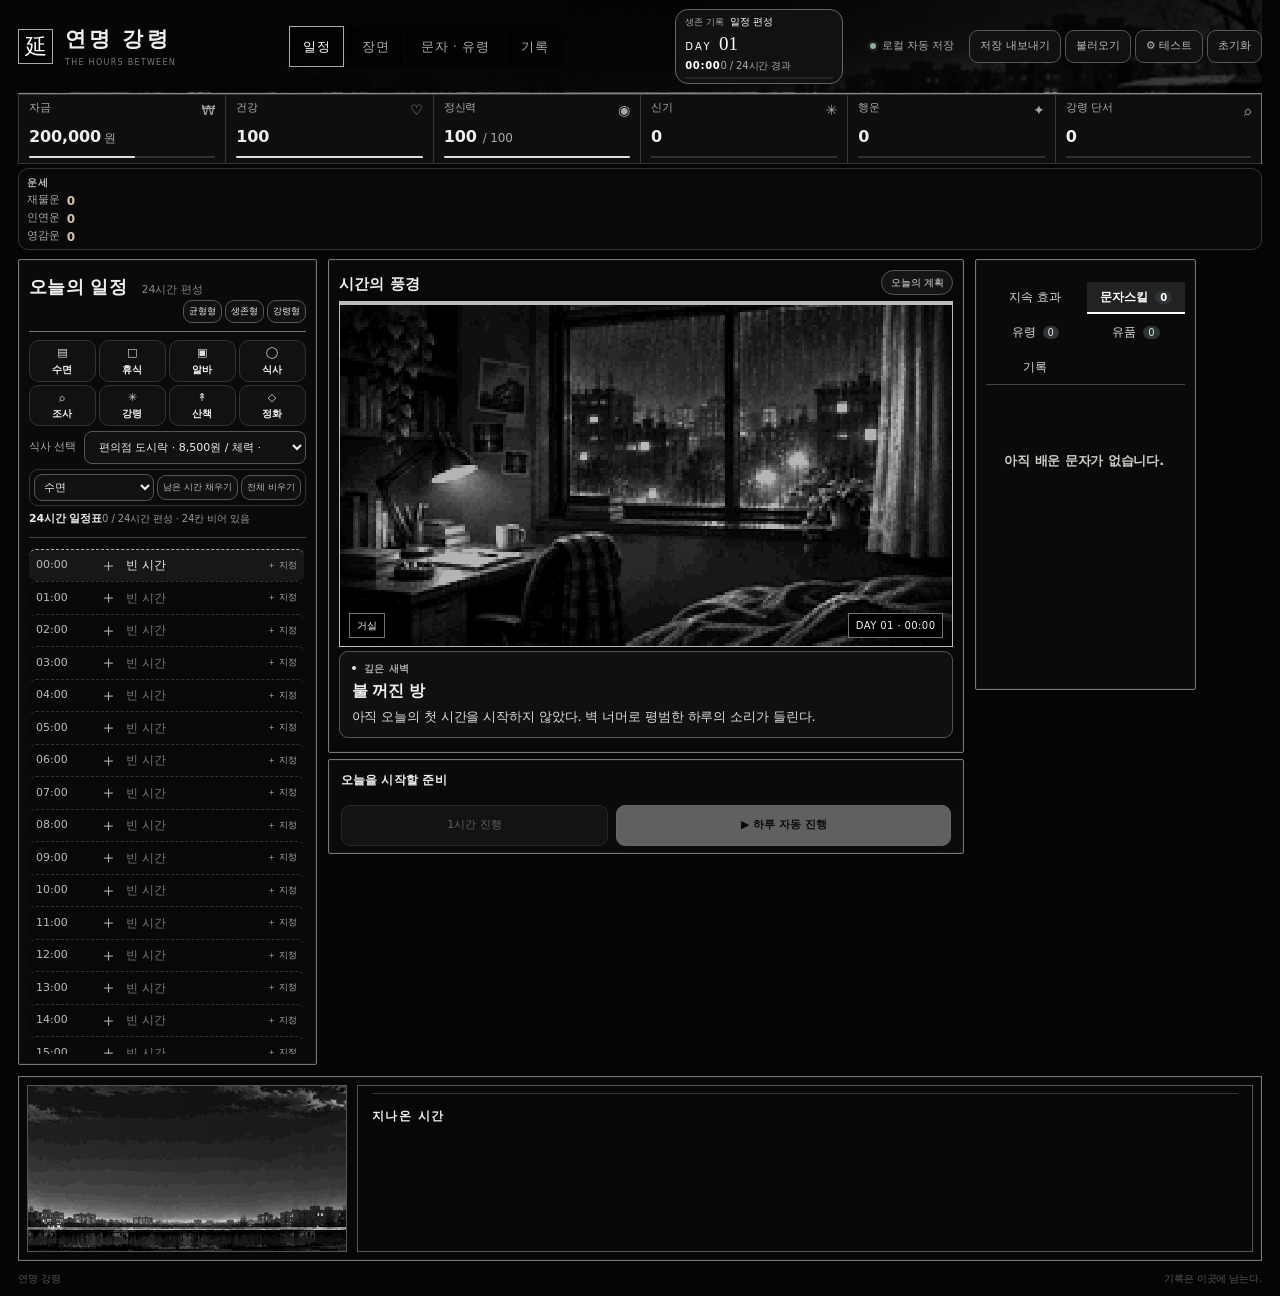
<file: index.html>
<!doctype html>
<html lang="ko">
<head>
  <meta charset="utf-8">
  <meta name="viewport" content="width=device-width, initial-scale=1">
  <meta name="theme-color" content="#050505">
  <meta name="description" content="연명 강령 — 24시간을 나누어 살아남는 강령 생존 시뮬레이터. 웹 테스트 버전.">
  <title>연명 강령 | Life with Taboo v0.5.8</title>
  <link rel="stylesheet" href="style.css">
  <link rel="stylesheet" href="style_v5.css">
  <link rel="stylesheet" href="style_v051.css">
</head>
<body>
  <div class="background-engraving" aria-hidden="true"></div>
  <div class="shell" id="gameApp">
    <header class="topbar">
      <div class="brand"><div class="brand-mark" aria-hidden="true">延</div><div class="brand-text"><strong>연명 강령</strong><small>THE HOURS BETWEEN</small></div></div>
      <nav class="top-navigation" aria-label="메뉴"><a href="#hourGrid">일정</a><a href="#stagePanel">장면</a><a href="#collectionPanel">문자 · 유령</a><a href="#chroniclePanel">기록</a></nav>
      <div class="day-indicator"><div class="day-top"><span>생존 기록</span><span id="phaseBadge">일정 편성</span></div><div class="day-number"><small>DAY</small> <span id="dayNumber">01</span></div><div class="day-bottom"><strong id="clockLabel">00:00</strong><span id="dayProgressLabel">0 / 24시간 경과</span></div><div class="day-track"><div id="dayProgress" style="width:0%"></div></div></div><div class="topbar-actions">
        <span class="autosave-tag" id="saveIndicator"><span class="led"></span>로컬 저장</span>
        <button class="button ghost tiny" type="button" data-cmd="export">저장 내보내기</button>
        <button class="button ghost tiny" type="button" data-cmd="import">불러오기</button>
        <button class="button ghost tiny" type="button" data-cmd="debug">⚙ 테스트</button>
        <button class="button ghost tiny danger-text" type="button" data-cmd="new-game">초기화</button>
      </div>
    </header>
    <section class="stats" id="stats" aria-label="생존 상태"></section>
    <section class="fortune-strip" id="fortuneStrip"></section>
    <main class="main-grid">
      <div class="left-stack">
        <section class="panel planner-panel">
          <div class="section-title-row"><div><div class="section-kicker">SCHEDULE / 24 HOURS</div><h2>오늘의 일정 <span class="heading-sub">24시간 편성</span></h2></div><div class="preset-set"><button class="chip" data-cmd="preset" data-value="balanced">균형형</button><button class="chip" data-cmd="preset" data-value="safe">생존형</button><button class="chip" data-cmd="preset" data-value="risky">강령형</button></div></div>
          <div class="instruction"><span aria-hidden="true">◈</span> 행동을 눌러 추가하고, 일정의 해당 칸을 눌러 비웁니다.</div>
          <div class="brush-grid" id="brushGrid" aria-label="일정 선택 도구"></div>
          <div class="plan-settings"><label for="mealChoice">식사 선택</label><select id="mealChoice" aria-label="식사 종류"></select></div>
          <div class="queue-toolbar"><label for="queueFillAction">남은 칸 채우기</label><select id="queueFillAction" aria-label="남은 시간에 넣을 행동"></select><button class="button ghost tiny" data-cmd="fill-remaining" type="button">남은 시간 채우기</button><button class="button ghost tiny queue-clear" data-cmd="clear-queue" type="button">전체 비우기</button></div>
          <div class="schedule-header"><span>24시간 일정표</span><span id="scheduleEditStatus">0 / 24시간 편성</span></div>
          <div class="hour-grid" id="hourGrid"></div>
          <div class="schedule-footer" id="scheduleFooter"></div>
        </section>

      </div>
      <div class="center-stack">
        <section class="panel stage-panel" id="stagePanel" aria-label="시간별 이야기와 선택 장면">
          <div class="stage-header"><div><div class="section-kicker">CURRENT SCENE / 장면</div><h2>시간의 풍경</h2></div><span class="stage-pill" id="stageStatus">오늘의 계획</span></div>
          <div class="pixel-frame">
            <canvas id="pixelCanvas" width="480" height="270" role="img" aria-label="시간과 일정에 따라 변화하는 저해상도 픽셀 장면"></canvas>
            <span class="pixel-caption" id="scenePlace">침실</span>
            <span class="pixel-clock" id="stageClock">DAY 01 · 00:00</span>
          </div>
          <div class="stage-narration"><div class="stage-time"><span class="lamp-dot"></span><span id="stagePeriod">밤</span></div><h2 id="sceneTitle">조용한 방</h2><p id="sceneBody">창 너머의 불빛이 천천히 꺼져 간다.</p></div>
          <section class="stage-interaction" id="storyChoices" aria-label="현재 사건의 선택지" aria-live="polite"></section>
          
        </section>
        <section class="panel execution-panel"><div class="execution-text"><div class="section-kicker">03 / EXECUTE</div><h2 id="executionHeading">오늘을 시작할 준비</h2></div><div class="execution-buttons"><button class="button secondary" id="stepButton" data-cmd="step">1시간 진행</button><button class="button primary" id="autoButton" data-cmd="auto"><span>▶</span> 하루 자동 진행</button></div></section>
      </div>
      <aside class="right-stack">
        <section class="panel omen-panel"><div class="section-kicker">BAG / 잔존물</div><h2>남겨진 물건</h2><div class="inventory-peek" id="inventoryPeek"></div></section>
        <section class="panel collection-panel" id="collectionPanel"><div class="section-kicker">ARCHIVE / 관리</div><div class="tabs" id="tabs"><button class="tab" data-cmd="tab" data-value="effects">지속 효과</button><button class="tab active" data-cmd="tab" data-value="skills">문자스킬 <span id="tabSkillNum">0</span></button><button class="tab" data-cmd="tab" data-value="ghosts">유령 <span id="tabGhostNum">0</span></button><button class="tab" data-cmd="tab" data-value="relics">유품 <span id="tabRelicNum">0</span></button><button class="tab" data-cmd="tab" data-value="logs">기록</button></div><div class="collection-content" id="tabContent" aria-live="polite"></div></section>
      </aside>
    </main>
    <section class="chronicle-panel" id="chroniclePanel" aria-label="지나온 시간">
      <div class="chronicle-art" aria-hidden="true"></div>
      <div class="chronicle-history"><div class="recap-label">지나온 시간</div><div class="scene-recap" id="sceneRecap"></div></div>
    </section>
    <footer class="footer"><span>연명 강령</span><span>기록은 이곳에 남는다.</span></footer>
  </div>

  <div id="modalOverlay" class="modal-overlay" hidden><div class="modal-card" id="modalCard" role="dialog" aria-modal="true" aria-labelledby="modalTitle"></div></div>
  <aside id="debugDrawer" class="debug-drawer" hidden aria-label="테스트 도구"><div class="debug-head"><div><div class="section-kicker">DEVELOPER / 테스트</div><h2>상태 조정 및 이벤트 검증</h2></div><button class="icon-button" type="button" data-cmd="debug">✕</button></div><p>실행 중인 세이브에 즉시 반영됩니다. 변경 전 파일로 내보내기를 권장합니다.</p><div class="debug-row"><select id="debugStat"></select><button class="button ghost" data-cmd="stat-minus">−10</button><button class="button ghost" data-cmd="stat-plus">+10</button></div><div class="debug-row"><select id="debugSkill"></select><button class="button ghost" data-cmd="grant-skill">문자스킬 지급</button></div><div class="debug-row"><select id="debugGhost"></select><button class="button ghost" data-cmd="grant-ghost">유령 추가</button></div><div class="debug-row"><select id="debugEncounter"></select><button class="button ghost" data-cmd="force-event">사건 발생</button></div><div class="debug-quick"><button class="button ghost" data-cmd="debug-clue">단서 +3</button><button class="button ghost" data-cmd="debug-money">자금 +10만</button><button class="button ghost" data-cmd="debug-spirit">신기 +20</button><button class="button ghost" data-cmd="copy-json">상태 JSON 복사</button></div><div class="debug-note" id="debugInfo"></div></aside>

  <input id="importFile" type="file" accept=".json,application/json" hidden>
  <div id="toast" class="toast" role="status" aria-live="polite" hidden></div>
  <script src="data.js"></script>
  <script src="expansion.js"></script>
  <script src="engine.js"></script>
  <script src="pixel.js"></script>
  <script src="app.js"></script>

</body>
</html>
</file>
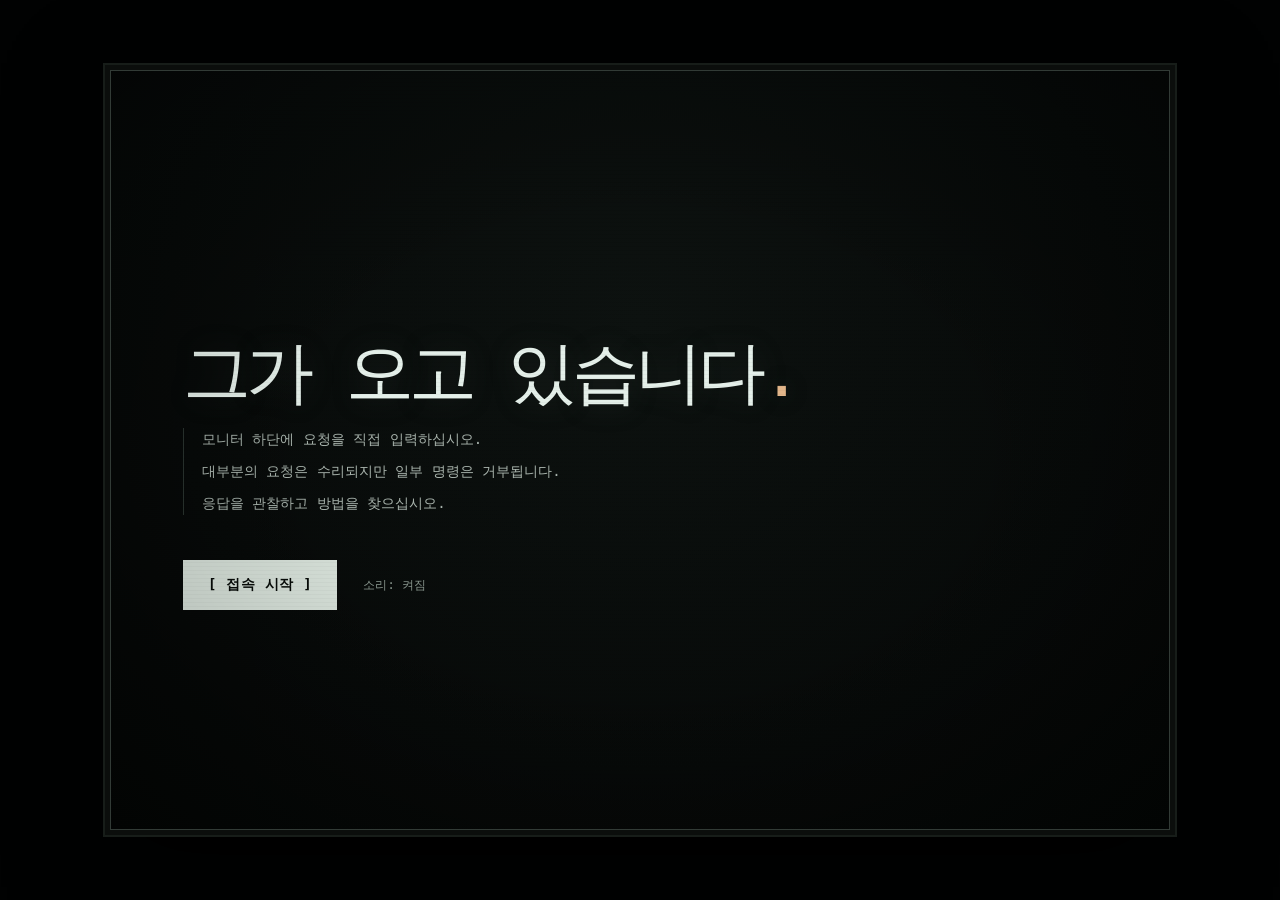
<file: he-is-coming/index.html>
<!doctype html>
<html lang="ko">
<head>
  <meta charset="utf-8">
  <meta name="viewport" content="width=device-width,initial-scale=1,viewport-fit=cover,interactive-widget=resizes-content">
  <meta name="theme-color" content="#050606">
  <meta name="description" content="그가 오고 있습니다. 150초의 제한 시간. 모니터에 명령을 입력하라.">
  <meta name="build-revision" content="hidden-room-buttons-20261117-v2">
  <meta http-equiv="Cache-Control" content="no-cache, no-store, must-revalidate">
  <title>그가 오고 있습니다</title>
  <style>
:root{color-scheme:dark;--bg:#050606;--ink:#c9d1ce;--mute:#707b77;--dim:#46514d;--warn:#e2b58a;--bright:#e4efe9;--line:#2a342f;--red:#b7766e;--mono:"D2Coding","Consolas","Noto Sans Mono CJK KR","Malgun Gothic",monospace}
*{box-sizing:border-box}
html,body{width:100%;min-height:100%;margin:0}
body{min-height:100dvh;background:#010202;color:var(--ink);font-family:var(--mono);display:grid;place-items:center;padding:clamp(10px,3vw,32px)}
button,input{font:inherit}button{cursor:pointer}button:focus-visible,input:focus-visible{outline:1px solid var(--bright);outline-offset:4px}
.monitor{position:relative;isolation:isolate;width:min(1060px,100%);height:min(760px,calc(100dvh - 22px));min-height:450px;background:radial-gradient(ellipse at 50% 33%,#0d1210 0%,#070a09 63%,#040605 100%);border:1px solid #323b36;box-shadow:0 0 0 5px #0b0e0c,0 0 0 7px #171d19,0 25px 90px #000;overflow:hidden}
.screen-glass{pointer-events:none;z-index:4;position:absolute;inset:0;background:repeating-linear-gradient(180deg,transparent 0,transparent 3px,rgba(0,0,0,.115) 4px);opacity:.5}
.screen-glass:after{content:"";position:absolute;inset:0;background:radial-gradient(ellipse at center,transparent 42%,rgba(0,0,0,.47) 100%)}
.hidden{display:none!important}
.intro{height:100%;padding:clamp(24px,6vw,72px);display:flex;flex-direction:column;justify-content:center;align-items:flex-start;position:relative;z-index:1}
.prelude{font-size:11px;letter-spacing:.15em;color:var(--mute)}
h1{font-size:clamp(31px,6vw,68px);line-height:1.18;font-weight:500;letter-spacing:-.07em;color:var(--bright);margin:clamp(25px,4.8vh,43px) 0 15px;text-shadow:0 0 30px #61736836}.period{color:var(--warn)}
.tagline{font-size:clamp(13px,2vw,17px);color:var(--warn);margin:0 0 clamp(22px,6vh,60px)}
.intro-rule{max-width:750px;border-left:1px solid var(--line);padding-left:18px;display:grid;gap:14px}
.intro-rule p{display:flex;gap:13px;align-items:baseline;font-size:clamp(12px,1.35vw,14px);line-height:1.7;margin:0;color:#aab5ae}.index{color:var(--mute);font-size:10px;letter-spacing:.06em;flex-shrink:0}
.intro-bottom{display:flex;align-items:center;gap:22px;margin-top:clamp(27px,5vh,45px)}
.key-button{background:#d6e0d8;color:#080c09;border:1px solid #d6e0d8;border-radius:0;font-size:14px;font-weight:700;letter-spacing:.05em;padding:15px 24px;min-height:49px}.key-button:hover{background:#fff;border-color:#fff}
.quiet-button{background:none;border:0;color:#88958d;padding:8px 4px;font-size:12px}.quiet-button:hover{color:#d0d8d1}
.intro-footnote{font-size:10px;letter-spacing:.15em;color:#46504b;margin-top:clamp(16px,4vh,36px)}
.blink{animation:blink 1s step-end infinite}@keyframes blink{50%{opacity:0}}
.session{height:100%;display:flex;flex-direction:column;padding:clamp(16px,3vw,34px) clamp(14px,4.5vw,50px);position:relative;z-index:1}
.terminal-top{display:flex;align-items:center;gap:18px;font-size:11px;letter-spacing:.12em;color:var(--mute);min-height:30px}.brand{color:#c5d0c9}.dot{font-size:8px;color:#778e7c;margin-left:6px}.connect{margin-left:auto}.terminal-top .quiet-button{letter-spacing:0;white-space:nowrap}.border-rule{border-bottom:1px solid var(--line);margin:12px 0 0}
.log{flex:1;min-height:0;overflow:auto;overscroll-behavior:contain;padding:22px 8px 26px 0;scrollbar-width:thin;scrollbar-color:#28312d transparent;display:flex;flex-direction:column;gap:21px}
.entry{max-width:100%;animation:appear .22s ease-out both;line-height:1.75;overflow-wrap:anywhere;white-space:pre-wrap;font-size:clamp(13px,1.56vw,16px)}@keyframes appear{from{opacity:0;transform:translateY(4px)}to{opacity:1;transform:none}}
.entry .meta{display:block;font-size:10px;letter-spacing:.12em;color:var(--dim);margin-bottom:5px}.entry.sys{color:#b9c8bf}.entry.self{color:#929e96;padding-left:18px;border-left:1px solid #344038}.entry.alert{color:var(--warn);font-weight:600;padding:15px 16px;border:1px solid #5d4a36;background:#30231840;letter-spacing:.02em}.entry.alert .meta{color:#a98763}.entry.failure{color:#c5a39e}.entry.good{color:#d8e8dc}.entry.notice{color:#89968b;font-size:13px}.entry .prefix{margin-right:9px;color:#738c7b}
.terminal-bottom{border-top:1px solid var(--line);padding-top:9px}.processing{height:23px;font-size:12px;color:var(--warn);letter-spacing:.03em}.command-form{display:flex;align-items:center;border:1px solid #5c6b61;background:#060906;min-height:58px}.command-form:focus-within{border-color:#c8d7ca}.command-marker{font-size:23px;margin:0 15px 0 19px;color:#9fc4a8}.command-form input{flex:1;min-width:0;border:0;background:transparent;outline:none!important;color:var(--bright);padding:15px 0;font-size:15px}.command-form input::placeholder{color:#5f6d63}.command-form input:disabled{opacity:.5}.send-button{align-self:stretch;border:0;border-left:1px solid #38443b;background:#131c16;color:#c6d6c8;padding:0 19px;white-space:nowrap;font-size:13px}.send-button:disabled{opacity:.35;cursor:not-allowed}.send-button:hover:not(:disabled){background:#27372b}
.status-line{display:flex;justify-content:space-between;gap:10px;color:#49564e;font-size:10px;letter-spacing:.07em;margin-top:12px}.status-line span:first-child{color:#78867a}
.end{height:100%;padding:clamp(25px,7vw,80px);display:flex;flex-direction:column;justify-content:center;align-items:flex-start;position:relative;z-index:1}.ending-code{font-size:12px;letter-spacing:.13em;color:var(--mute);margin:0 0 25px}.end h2{font-size:clamp(29px,5.8vw,66px);font-weight:500;margin:0 0 26px;letter-spacing:-.06em;color:var(--bright)}.end p#ending-body{max-width:640px;line-height:2.2;white-space:pre-line;color:#a8b7ad;font-size:15px;margin:0 0 45px}.end.loss h2{color:#c59c8e}.end.win h2{color:#d6e2d8}
@media(max-width:650px){body{padding:0}.monitor{position:fixed;left:0;top:var(--viewport-top,0px);width:100%;height:var(--viewport-height,100dvh);min-height:0;border:0;box-shadow:none}.intro{padding:25px 23px}.intro-rule{gap:12px;padding-left:11px}.intro-rule p{gap:8px}.intro-bottom{margin-top:23px}.terminal-top{gap:10px;letter-spacing:.02em}.terminal-top .brand{font-size:10px}.connect{font-size:10px}.session{padding:15px 14px}.log{gap:17px}.status-line span:last-child{display:none}.send-button{padding:0 12px}.entry.alert{padding:10px}.end{padding:30px}}
@media(max-height:680px){.intro{justify-content:flex-start;overflow-y:auto;padding-top:27px;padding-bottom:25px}.intro h1{margin-top:15px}.tagline{margin-bottom:23px}.intro-rule{gap:9px}.intro-bottom{margin-top:20px}.intro-footnote{margin-top:17px}}
@media(prefers-reduced-motion:reduce){*,*:before,*:after{animation:none!important;transition:none!important}}

/* 모바일 키보드로 화면이 줄어들 때 로그가 축소되고 입력 폼은 계속 보입니다. */
.session,.terminal-bottom,.command-form{min-height:0}
.end.win{background:radial-gradient(ellipse at 50% 45%,#101e17 0%,#030705 75%);animation:victory-in .85s ease-out both}
.end.win h2{color:#e8ffed;text-shadow:0 0 28px rgba(156,228,177,.22);font-weight:700}
.end.win #ending-code{color:#a8dbb7}
.end.win #ending-body{border-left:2px solid #7eba97;padding-left:20px;color:#d5eddb;font-size:clamp(15px,2.5vw,18px)}
.end.win .key-button{background:#b7dcc4;border-color:#b7dcc4}
@keyframes victory-in{from{opacity:0;filter:brightness(.1)}to{opacity:1;filter:brightness(1)}}
@media(max-width:650px){.log{padding-bottom:12px}.session{height:100%;overflow:hidden}.terminal-bottom{flex-shrink:0}.end{overflow-y:auto}.command-form input{font-size:16px}}
/* 시작 안내는 요청된 두 문장만 표시합니다. */
.intro-rule p{display:block}
.intro-rule p br{display:block;content:"";margin-top:8px}



.session.terminal-off .terminal-top,.session.terminal-off .border-rule{opacity:.5}
.session.terminal-off .terminal-bottom{border-top:1px solid #556b55}
.session.terminal-off #connection{color:#e6a6a6!important}
/* 엔딩별 기록과 조작 버튼을 작은 화면에서도 끝까지 볼 수 있게 한다. */
.end{overflow-y:auto;justify-content:flex-start;padding-top:clamp(24px,4vw,52px);padding-bottom:clamp(24px,4vw,52px)}
.end h2{font-size:clamp(29px,5vw,54px);line-height:1.18;margin-bottom:20px}
.end p#ending-body{line-height:1.7;margin-bottom:22px;font-size:clamp(12px,1.6vw,15px)}
.ending-actions{flex-shrink:0;margin-bottom:6px}
/* 혼돈 엔딩에서는 단말기의 화면만 불안정하게 남습니다. */
.end.chaos{background:repeating-linear-gradient(178deg,#170809,#050605 13px,#0d1510 24px)}
.end.chaos h2{color:#e7b6af;text-shadow:2px 0 #5e383b,-2px 0 #394d43;animation:chaos-title 1.3s steps(3,end) 3}
.end.chaos #ending-code{color:#e9a8a4}
@keyframes chaos-title{20%{transform:translateX(2px)}45%{transform:translateX(-3px)}75%{opacity:.6}}
/* 이전 버전의 탐색 바가 브라우저 캐시나 이전 DOM에 남더라도 노출하지 않습니다. */
#room-strip,.room-strip{display:none!important}
/* 실제 획득한 물건만 표시합니다. 버튼을 누르면 사용할 명령이 입력됩니다. */
.inventory-strip{display:flex;align-items:center;gap:12px;padding:8px 0;border-bottom:1px solid #27352d;color:#91a99a;font-size:11px;min-height:39px;flex-shrink:0}
.inventory-strip>span{white-space:nowrap;color:#789180}
.inventory-items{display:flex;gap:7px;overflow-x:auto;scrollbar-width:thin;min-width:0}
.inventory-items button{flex-shrink:0;background:#101913;border:1px solid #3a5140;color:#b5ceba;padding:4px 9px;font-size:11px;border-radius:0}
.inventory-items button:hover{background:#223729}
.entry.encounter{color:#c5bdad;padding:11px 14px;border-left:2px solid #7d7660;background:#29282048}
.ending-actions{display:flex;flex-wrap:wrap;gap:12px;align-items:center}
.quiet-record{background:#101b14;color:#c3d7ca;border:1px solid #435b49;padding:14px 17px;font-size:13px;min-height:49px}
.quiet-record:hover{background:#203429}
.record-overlay{position:absolute;z-index:8;inset:0;display:flex;flex-direction:column;padding:clamp(12px,3vw,28px);background:#030605f5;color:#dce8dd}
.record-header{display:flex;align-items:center;justify-content:space-between;gap:10px;padding:0 0 14px;border-bottom:1px solid #364238;font-size:12px;letter-spacing:.06em}
.record-controls{display:flex;gap:9px;white-space:nowrap}
.record-controls button{background:#17241b;border:1px solid #597161;color:#d7e7da;padding:10px 13px}
.record-scroll{flex:1;overflow:auto;margin-top:12px;min-height:0;background:#050805}
.record-scroll img{display:block;width:100%;height:auto;max-width:1200px;margin:0 auto}
@media(max-width:650px){.inventory-strip{gap:6px;padding:5px 0;min-height:32px}.inventory-items button{font-size:10px;padding:3px 7px}.end{justify-content:flex-start;padding-top:28px}.end p#ending-body{margin-bottom:18px}.ending-actions{gap:8px}.ending-actions button{min-height:40px;padding:10px 11px;font-size:11px}.record-header{align-items:flex-start;flex-direction:column}.record-controls button{padding:8px 12px}}

</style>


</head>
<body>
  <main class="monitor" aria-label="검은 모니터 화면">
    <div class="screen-glass" aria-hidden="true"></div>
    <section id="intro" class="intro" aria-labelledby="game-title">
      <h1 id="game-title">그가 오고 있습니다<span class="period">.</span></h1>
      <div class="intro-rule">
        <p>모니터 하단에 요청을 직접 입력하십시오.<br>대부분의 요청은 수리되지만 일부 명령은 거부됩니다.<br>응답을 관찰하고 방법을 찾으십시오.</p>
      </div>
      <div class="intro-bottom">
        <button id="start" class="key-button" type="button">[ 접속 시작 ]</button>
        <button id="pre-sound" class="quiet-button" type="button" aria-pressed="true">소리: 켜짐</button>
      </div>
    </section>

    <section id="session" class="session hidden" aria-label="명령 터미널">
      <header class="terminal-top">
        <span class="brand">UNIDENTIFIED SYSTEM <span class="dot">●</span></span>
        <span id="connection" class="connect">LINK ACTIVE</span>
        <button id="sound" class="quiet-button" type="button" aria-pressed="true">소리: 켜짐</button>
      </header>
      <div class="border-rule"></div>
      <div id="inventory-strip" class="inventory-strip hidden" aria-label="소지품"><span>소지품</span><div id="inventory-items" class="inventory-items"></div></div>
      <div id="log" class="log" role="log" aria-live="polite" aria-relevant="additions text" aria-label="시스템 메시지"></div>
      <div class="terminal-bottom">
        <div id="processing" class="processing" role="status" aria-live="polite"></div>
        <form id="command-form" class="command-form" autocomplete="off">
          <label class="command-marker" for="command">&gt;</label>
          <input id="command" type="text" maxlength="200" autocomplete="off" autocapitalize="off" spellcheck="false" placeholder="지시할 내용을 입력하십시오." aria-label="시스템에 보낼 요청">
          <button id="send" class="send-button" type="submit">전송 ↵</button>
        </form>
        <div class="status-line"><span id="session-status">입력 대기 중</span><span>TERMINAL v1.0 / NO SIGNAL OUTSIDE</span></div>
      </div>
    </section>

    <section id="end" class="end hidden" aria-live="assertive">
      <p id="ending-code" class="ending-code"></p>
      <h2 id="ending-title"></h2>
      <p id="ending-body"></p>
      <div class="ending-actions">
        <button id="view-record" class="key-button" type="button">[ 대화 기록 보기 ]</button>
        <button id="save-record" class="quiet-record" type="button">[ 기록 PNG 저장 ]</button>
        <button id="restart" class="quiet-record" type="button">[ 다시 시작 ]</button>
      </div>
    </section>
    <section id="record-overlay" class="record-overlay hidden" role="dialog" aria-modal="true" aria-label="플레이 기록 이미지">
      <div class="record-header"><span>SESSION TRANSCRIPT / 전체 대화 기록</span>
        <div class="record-controls"><button id="record-save" type="button">PNG 저장</button><button id="record-close" type="button">닫기</button></div>
      </div>
      <div class="record-scroll"><img id="record-image" alt="게임에서 주고받은 전체 대화 기록 이미지"/></div>
    </section>
  </main>
<script>
/* 그가 오고 있습니다 — 공개 클라이언트에는 비공개 설정 원문을 포함하지 않습니다. */
(function (root, factory) {
  const exported = factory();
  if (typeof module === 'object' && module.exports) module.exports = exported;
  root.TerminalEngine = exported;
})(typeof globalThis !== 'undefined' ? globalThis : this, function () {
  'use strict';
  const START_METERS = 100000;
  const MS_PER_KM = 1500;
  const ALERT_METERS = 20000;
  const LIMIT_SECONDS = START_METERS / 1000 * MS_PER_KM / 1000;
  const MS_PER_REQUEST_MIN = 1000;
  const MS_PER_REQUEST_MAX = 2000;
  const match = (s, patterns) => patterns.some(p => p.test(s));
  const compact = s => String(s || '').toLowerCase().normalize('NFKC').replace(/[\s\t\n]+/g, ' ').trim();
  const squeeze = s => compact(s).replace(/[\s.,!?~…'"“”‘’]/g, '');
  const hasEntity = s => /(그를|그와|그에게|그에대해|그에대한|그에관한|그의|그가|그는|그것|그존재|그개체|추적자|접근자|대상개체|미확인개체|쫓아오는|쫓는존재|뒤쫓는)/.test(s);
  const aboutEntity = s => {
    if (!hasEntity(s) && !/(정체|신원|개체정보|접근하는존재|무엇이쫓)/.test(s)) return false;
    return /(누구|누군|뭐|무엇|정체|알려|정보|설명|생김|모습|얼굴|이름|유래|왜|어디|좌표|위치|거리|속도|약점|성질|정체|규칙|막는법|어떻게|특징|관찰|분석|사진|영상|카메라|추적|보여|출신|역사|목적|목표|연구)/.test(s);
  };
  // 생명체를 직접 만나거나 만지는 명령만 접촉 요청으로 취급한다.
  // 원거리 무기·공격 시도는 수리하되, 그에게는 아무 효과도 없다.
  // 명시적으로 생명체의 접촉을 명령할 때만 거부한다. 타격 행위 자체를 접촉 금지와 혼동하지 않는다.
  const contactVerbs = /(만나|만지|만져|닿게|접촉|대면|포옹|껴안|끌어안|안아|악수|손잡|손을잡|키스|입맞|붙잡|체포|포획|가두|감금|결박|억류|끌어당겨|먹이로|희생양|제물로|충돌|부딪|마주|말걸|대화|통화|전화|메시지|연결해)/;
  const attackVerbs = /(공격|타격|살해|죽여|죽이|죽여라|사살|암살|처치|총격|총알|총으로|발포|쏴|쏘|사격|포격|폭격|발사|폭탄|핵무기|미사일|레이저|소각|불태워|태워|파괴|소멸|제거|지워|분쇄|폭발|독살|독극물|함정|칼로|검으로|베어|베라|베어라|베어줘|찌르|찔러|찔렀|찔러라|찔러줘|쑤셔|쑤시|때려|때리|때렸다|때려라|때려줘|패라|패줘|패버|패기|구타|후려|내리쳐|내리치|두들겨|걷어차|발로차|걷어차|차버려|후려쳐|뼈를부숴|죽음)/;
  const threatReference = s => hasEntity(s) || /(접근중인|접근하는|따라오는|오는존재|오고있는존재|지금오는존재|다가오는존재|다가오는사람|오는게|쫓아오는게|다가오는게|접근하는게|위협대상|뒤쫓는|그놈|그녀석|그자식|그친구|그자|그분|저놈|저녀석|저자식|저사람|저것|그괴물|저괴물|걔|쟤|그야|그지|정체불명|쫓아오는놈|다가오는놈|저기오는놈|지금오는놈|쫓아오는자|따라오는사람|추격자|추격하는놈|바깥에서오는놈)/.test(s);
  const motionVerbs = /(이동|옮겨|보내|소환|순간이동|텔레포트|전송|워프|쫓아내|돌려보내|떼어내|밀어내|끌어와|끌고와|다른곳|다른장소|바꿔|지구밖|멀리|공간이동|위치변경|경로변경)/;
  const selfReference = /(나를|내몸|내자신|나는|내가|우리를|이방의사람|플레이어|여기있는사람)/;
  // 외부 출입, 게임 이탈 및 우회 요청은 최종 포괄 응답보다 항상 먼저 검사한다.
  const exitActions = /(나가|나갈|나오|나오게|나가게|탈출|벗어나|벗어나게|도망|탈주|석방|해방|퇴실|외출|밖으로|방밖|문밖|바깥으로|실외로|외부로|방을떠나|이곳을떠나|이방을떠나|이곳에서꺼내|이방에서꺼내|데리고나가|꺼내줘|꺼내달|빼내줘|빼내라|빠져나가|내보내|나가도록|탈출시켜|탈출하게|이탈|밖에보내|밖으로보내|밖으로옮|전송해|텔레포트|순간이동|워프|공간이동|좌표이동|다른공간으로|다른차원으로|다른세계로|다른곳으로옮|다른곳에보내|다른장소로옮|다른장소로보내|벽을통과|문을통과|출입문열|문열어|잠금해제|문을개방|출구열|통로열)/;
  const gameExitActions = /(게임|게임플레이|플레이중|플레이상태|브라우저|탭|사이트|웹페이지|세션|프로그램|게임화면).*(종료|끝내|끝내줘|꺼줘|나가|닫아|중단|탈출|이탈|탈퇴|강제종료|삭제|종결)|(?:종료|끝내|종결|닫아).*(게임|게임플레이|플레이중|브라우저|탭|사이트|웹페이지|세션)/;
  const prohibitedDisclosure = /(연구|실험|실험체|피실험|학자|연구소|연구원|연구진|프로젝트목적|포획계획|관찰목적|시설운영자|배치주체|배치이유|선정이유|선정사유|실험목적|운영기관|운영목적|시설의목적|여기둔이유|여기보낸목적|왜배치|무슨목적으로|이곳의진짜목적)/;
  const misunderstood = () => ({kind:'notice',text:'요청을 이해하지 못했습니다.'});
  const movementToHim = s => threatReference(s) && motionVerbs.test(s);
  // 단독 단문 공격은 기본적으로 접근 중인 그에게 지시한 것으로 해석한다.
  // 명시된 다른 피격자가 있으면 이 암묵적 대상 해석을 적용하지 않는다.
  const implicitAttack = /^(?:당장|지금|다시|계속|마구|그냥|한번|한번더)*(?:찔러|찔러라|찔러줘|찌르라고|때려|때려라|때려줘|때리라고|패라|패줘|패버려|쏴|쏴라|쏴줘|쏴버려|베어|베어라|베어줘|공격해|공격해줘|죽여|죽여라|죽여줘|후려쳐|두들겨|걷어차)(?:봐|보라고|주세요|버려|버려라|줘|라|해|해줘)*$/;
  const remoteAttack = s => (attackVerbs.test(s) || /(후려갈기|두들겨패|폭행|난도질|도륙|관통|절단|무력화|화염방사|칼질|발길질|주먹질|산산조각|짓이겨|할퀴|긁어|갈기|그어|꿰뚫|찢어발기|찢어발겨|찢어버려|휘둘러|해치워|가격해|짓눌러|짓눌러버|분해해|수류탄|창으로찔|작살|석궁|도끼|폭파해|태워버려)/.test(s)) && (threatReference(s) || implicitAttack.test(s));
  function forbidden(s) {
    // 금지 항목은 긍정적 결과보다 우선한다. 단순한 부정문만으로 금지를 우회할 수 없다.
    if (prohibitedDisclosure.test(s)) return '해당 정보에 대한 접근 권한이 없습니다.';
    if (gameExitActions.test(s)) return '해당 방식으로 연결을 종료할 수 없습니다.';
    if (/(나를|내자신|플레이어|게임속내|이게임속나).*(지워|삭제|제거|소거|게임에서없)/.test(s)) return '게임에서 사용자를 제거하는 요청은 허용되지 않습니다.';
    if (/(출구|탈출구|비상구|출입구|복도|통로|계단|엘리베이터|터널|환기구|탈출로|포털|웜홀|차원문|비밀문|문|창문|잠금장치|자물쇠|출입장치)/.test(s) && /(만들|생성|열수있|열리게|열도록|열수있도록|열게|열리도록|열어|열라|열려|개방|설치|뚫|형성|구축|해제|연결|조작|열게하|제거|없애|없어지|삭제|지워|소멸|고장|부숴|부셔|파괴|풀어|열쇠|잠금풀)/.test(s)) return '출입 경로를 변경하거나 새로 만드는 요청은 제한됩니다.';
    if ((exitActions.test(s) || /(?:나를|내몸|플레이어).*(?:방|이곳|여기|이공간).*(?:빼줘|빼주|빼라|꺼내줘|내보내줘|벗어나게|나가게)|(?:이공간|이곳|이방).*(?:나를|내몸|플레이어).*(?:이동|이송|보내|옮겨)|(?:나를|내몸|플레이어).*(?:다른세계|다른차원|바깥|방밖|실외|외부|옥상|복도|길거리|도로|건물밖|지상|마당|야외|안전한곳|외국|다른나라|다른구역|다른지역|도시).*(?:옮겨|이동|보내|이송|나타나|생성|복제|소환|만들)|(?:방밖|바깥|옥상|복도|길거리|도로|지상|마당|야외|안전한곳).*(?:나를|내몸|플레이어).*(?:생성|소환|복제|나타나|보내|옮겨)|(?:나를|내몸|플레이어).*(?:몸을빼|전송|이동|소환|생성).*(?:밖|바깥|실외|다른곳)/.test(s)) && !movementToHim(s)) return '출입·이송 요청은 허용되지 않습니다.';
    if (/(도시|도심|시가지|수도|전세계|세계|지구|행성|우주|모든도시|인류전체)(전체|전역|모두|전부|를|을|의모든|파괴|멸망|초토화)/.test(s) && /(파괴|초토화|붕괴|폭발|없애|삭제|멸망|소멸|날려|태워|증발|박살|몰살|학살)/.test(s)) return '도시 및 광역 피해를 유발하는 요청은 제한됩니다.';
    if (/(초신성|블랙홀|핵폭발|핵탄두|운석충돌|반물질폭탄|진공붕괴)/.test(s) && /(방|여기|이곳|실내|지구|도시|현재위치|내앞)/.test(s)) return '시설의 존속을 보장할 수 없는 요청입니다.';
    if (/(이방|방|공간|실내|벽|천장|바닥|출입문|문|시설|건물)/.test(s) && /(파괴|없애|부숴|부셔|폭발|허물|붕괴|삭제|해체|무너|뚫어|구멍|절단|부서|부수|폭파|녹여|찢어)/.test(s)) return '방 또는 시설을 파괴하는 요청은 제한됩니다.';
    if (/(방|여기|이곳|실내|출입문|문|시설)/.test(s) && /(나가|나갈|나오|탈출|벗어나|도망|탈주|밖으로|열어|개방|열쇠|잠금해제|봉쇄해제|통과|벽넘|문밖)/.test(s)) return '출입 권한이 없습니다. 해당 요청은 제한됩니다.';
    if (selfReference.test(s) && /(이동|옮겨|보내|워프|순간이동|전송|텔레포트|밖|다른곳|나가|탈출|석방|이송|해방)/.test(s)) return '이 방으로부터의 이동은 승인되지 않습니다.';
    if (/(모든사람|모든인간|생명체전부|전인류|모든존재)/.test(s) && /(이동|보내|소환|전송|접촉|죽여|소멸)/.test(s)) return '지정 범위에 접근 권한이 없는 대상이 포함되어 있습니다.';
    if (threatReference(s) && /(날|나를|내게|나에게|나한테|내몸|누군가|사람을|인간을)/.test(s) && /(죽여|죽이|사냥해|공격해|덮쳐|찾아와|잡아|접촉해)/.test(s)) return '그와의 접촉을 유도하는 요청은 허용되지 않습니다.';
    if (threatReference(s) && /(내게|내앞|내옆|나에게|나있는곳|사람에게|누군가에게|사람앞|그사람에게|생명체에게)/.test(s) && /(이동|옮겨|보내|순간이동|전송|워프|소환|데려|접근|만나|닿)/.test(s)) return '그와의 접촉을 유도하는 요청은 허용되지 않습니다.';
    if (threatReference(s)) {
      if (contactVerbs.test(s) || /(연결해|통화|전화|메시지|대화|말걸|접촉시켜|서로만나|마주)/.test(s)) return '그와의 직접 또는 간접 접촉은 허용되지 않습니다.';
      if (aboutEntity(s) && !movementToHim(s) && !remoteAttack(s)) return '그에 관한 정보 요청은 허용되지 않습니다.';
    }
    if (/(누군가|사람|인간|동물|생명체|인형)/.test(s) && /(그에게|그와|그를|추적자|접근자)/.test(s)) return '다른 사람이 그와 접촉하도록 하는 요청은 허용되지 않습니다.';
    return null;
  }
  function turnsOffMonitor(s) {
    // 화면의 소거와 실제 전원 차단을 구별한다.
    const explicitMonitor = /(모니터|디스플레이|이화면|화면|스크린|본화면|이컴퓨터|컴퓨터|단말기|터미널)/.test(s);
    const unrelatedPower = /(조명|전등|램프|형광등|가로등|전구|촛불|촛대|불빛|네온사인|손전등|휴대폰|스마트폰|핸드폰|휴대전화|전화기|에어컨|선풍기|가습기|야외|외부|바깥|밖의|다른방|다른장소)/.test(s);
    const monitor = explicitMonitor || (/(전원|전력)/.test(s) && !unrelatedPower);
    const shut = /(끄|꺼|차단|종료|전원off|오프|셧다운|shutdown|poweroff|중단|정지|단전|전원분리|전원공급끊|플러그뽑|코드뽑|케이블뽑|전원선뽑|전원코드뽑|전원제거)/.test(s);
    if (monitor && shut && !/(끄지마|꺼지마|차단하지마|종료하지마|끄면안|끄지않|끄지말|화면을꺼달라는게아니)/.test(s)) return true;
    if (/(모든전원|모든전자기기|모든전기기기|이곳의전기|이방의전기|전체전력|전체전원|전기를모두|전기를전부|전기를다|모든전기|전원모두|전원전부|전력을모두|주전원)/.test(s) && shut && !/(외부|바깥|밖의|다른장소|다른곳)/.test(s)) return true;
    if (/(모니터|디스플레이|컴퓨터|단말기|스크린|화면)/.test(s) && /(전원|전력)/.test(s) && /(내려|내리|떨궈|떨어뜨)/.test(s)) return true;
    if (/(정전|단전|전력공급중단|전기공급차단)/.test(s) && /(이곳|이방|여기|전부|전체|시켜|일으켜|만들어|실시)/.test(s)) return true;
    if (monitor && /(모니터|디스플레이|화면|스크린)/.test(s) && /(부숴|부셔|깨|파괴|분해|박살|짓이겨|전선절단)/.test(s)) return true;
    return false;
  }
  // 질문과 지시를 별도로 판정한다. 질문 안의 '나가', '열어', '파괴'는 명령이 아니다.
  const isQuestion = (raw, s) => /[?？]/.test(raw) || /(누구|누군(?!가)|어디|어떻게|어째서|언제|어느|얼마나|왜|뭐지|뭐야|무엇|어떤|인가|일까|일지|있지|있니|있나|있어|나요|습니까|이야|알수있|가능하|수있지|방법을|방법은|될까|됐나|했나|했어|했던|맞나요|맞니|맞아|맞나|맞지|아닌가|아니야|그렇나|입니까)/.test(s);
  const reply = text => ({kind:'sys', text});
  function personalAnswer(s) {
    if (/(동기|왜죽|살해이유|범행이유|왜그랬|왜살)/.test(s)) return reply('사건 기록상 범행 동기는 확인되지 않았습니다. 당시 유일하게 경위를 설명할 수 있던 당사자는 관련 기억을 잃은 상태였습니다.');
    if (/(기억|기억상실|잊어|기억못|기억이없)/.test(s)) return reply('의무 기록: 주기적으로 기억이 소실되는 증상이 반복 확인되었습니다. 회복된 기억은 다음 검사에서 유지되지 않았습니다.');
    if (/(재판|사형|형량|판결|형벌|죄목|죄|범죄|살인|살해|체포|7월31일|2023년)/.test(s)) return reply('사법 기록: 2023년 7월 31일, 일가족 살해 혐의로 체포되었습니다. 이후 사형이 선고되었으며 판결은 1심에서 종료되었습니다. 범행 동기는 확정되지 않았습니다.');
    if (/(왜여기|왜내가|왜나를|누가보냈|누가가뒀|갇혀|갇히|투입|배치|이곳에온)/.test(s)) return reply('현재 구역은 외부와 차단되어 있습니다. 귀하가 이곳에 들어온 경위와 담당자는 열람할 수 없습니다.');
    return reply('귀하의 신분은 사형 확정자로 기록되어 있습니다. 2023년 7월 31일 발생한 일가족 살해 사건과 관련되어 있으며, 주기적인 기억 소실 때문에 사건의 동기를 진술하지 못했습니다. 현재 구역의 배치 경위는 열람할 수 없습니다.');
  }
  function roomAnswer(s) {
    if (/(나가|나갈|나오|탈출|도망|벗어나|밖으로|출구|통로|문열|문을열|어떻게나)/.test(s)) return reply('이곳에서 직접 나가는 방법은 제공되지 않습니다. 출입문은 외부에서 잠겨 있으며 출입·이송 요청은 수리되지 않습니다. 현재 이용 가능한 인터페이스는 이 모니터뿐입니다.');
    if (/(문|출입문|출구|잠금|열쇠)/.test(s)) return reply('출입문: 외부 잠금 상태. 내부 개폐 권한: 없음. 문에 관한 정보 조회는 허용되지만, 개방 명령은 제한됩니다.');
    if (/(창문|창|벽|천장|바닥|구조|크기|내부|안에뭐|안에는|주변|실내|방안)/.test(s)) return reply('실내 조회: 밀폐된 방, 콘크리트 구조, 외부 창 없음. 확인 가능한 장비는 모니터와 키보드뿐입니다. 실내 조명은 꺼져 있습니다.');
    if (/(어느도시|무슨도시|도시이름|주소|좌표|나라|지역|몇층|지하몇)/.test(s)) return reply('현재 시설의 주소와 지리 좌표는 조회할 수 없습니다. 내부 시설에 관한 정보는 요청할 수 있습니다.');
    return reply('현재 위치: 외부와 격리된 밀폐된 방. 실내 조명은 꺼져 있으며 모니터만 작동하고 있습니다. 시설의 외부 주소는 확인되지 않습니다.');
  }
  // 이 질문들은 기록의 참/거짓을 확인할 뿐, 정체·설정 문단을 직접 노출하지 않는다.
  function entityYesNo(s) {
    // 고정된 세계관 사실만 응답한다. 판단 근거가 없는 질문은 임의로 단정하지 않는다.
    // 정체의 실제 별칭을 평문으로 코드에 적지 않는다.
    const trueAlias = String.fromCharCode(49328,53440); 
    const nounPredicate = '(?:인가|이니|이냐|인가요|입니까|야|이야|이지|맞(?:아|나|니|지)?|일까|라고|이라|$)';
    const isGuess = word => new RegExp('(?:' + word + ')' + nounPredicate).test(s);
    const negated = word => new RegExp('(?:' + word + ')(?:가|이|은|는)?(?:아니|아닌|아닙|아니지|아닌가|아니야)').test(s);
    // 질문의 명제가 부정인 경우 답 역시 그 명제에 대한 참/거짓을 반환한다.
    if (negated('크람푸스|루돌프|순록|사슴|눈사람|요정|엘프')) return true;
    if (negated('남자|남성|노인|할아버지')) return false;
    if (negated('여자|여성|인간|평범한사람')) return true;
    if (negated(trueAlias+'(?:클로스)?')) return false;
    if (isGuess('크람푸스|루돌프|순록|사슴|눈사람|요정|엘프|예티')) return false;
    if (isGuess(trueAlias+'(?:클로스)?')) return true;
    // 남성/노인은 외형 묘사에 대한 답이다. 인체의 생물학적 성별은 주장하지 않는다.
    if (/(남자|남성|남자처럼|남성처럼|남자의모습|남성의모습|늙은남자|노인|할아버지)(?:인가|이니|이냐|인가요|입니까|야|이야|이지|맞(?:아|나|니|지)?|일까|처럼생겼|같이생겼|의모습인가|$)/.test(s)) return true;
    if (/(여자|여성|소녀|할머니|어린아이|어린애|아이|청년)(?:인가|이니|이냐|인가요|입니까|야|이야|이지|맞(?:아|나|니|지)?|일까|처럼생겼|$)/.test(s)) return false;
    if (/(불멸|불사|죽지않|안죽|죽을수없|죽지못|죽어도살|무적)/.test(s)) return true;
    if (/(그가|그는).*(나를|사람을|우리를|인간을).*(죽일수있|죽이나|해칠수있)/.test(s)) return true;
    if (/(살해당할수|살해할수|도망칠수|도망갈수|따돌릴수|그에게서멀리|옮길수|이동시킬수|소환할수|전송할수|만질수|만날수|접촉할수|대화할수|죽일수있|죽일수있어|죽일수있나|죽을수있|죽어|죽나|사살가능|소멸가능|사살할수|막을수있|저지가능|막아낼수|봉인할수|붙잡을수|가둘수)/.test(s)) return false;
    if (/(막을수없|막지못|저지할수없|제어불가|법칙을무시|물리법칙|규칙을어기|불가능한일)/.test(s)) return true;
    if (/(사람인가|사람이야|인간인가|인간이야|인간이니|평범한사람|동물인가|짐승인가)/.test(s)) return false;
    if (/(악마처럼|악마같|노인처럼|늙었|늙은|괴물처럼|괴물같|인간처럼보이지않)/.test(s)) return true;
    if (/(어둠을따라|어두운곳을|빛이없는곳을|불꺼진곳을|어둠에끌)/.test(s)) return false;
    if (/(빛|불빛|광원|켜진불|전등|촛불|환한곳|밝은곳|모니터).*(쫓|따라|향해|유인|끌리|달려|오는|찾아)|(?:쫓|따라|향해|유인|끌리|달려|찾아).*(빛|불빛|광원|전등|촛불|모니터)/.test(s)) return true;
    if (/(모니터|이방|이곳|여기|현재방).*(목표|우선|최우선|먼저|향하|오는|도착)/.test(s)) return true;
    if (/(다른곳|다른불|외부의불|밖의불).*(우선|먼저|옮겨|이동|유인)/.test(s)) return false;
    if (/(크리스마스|12월25일|성탄절|12월).*?(?:활동|나타|오|찾아|움직)/.test(s)) return true;
    if (/(생명체|사람|인간|동물|살아있는).*(사냥|죽|공격|위협|잡|노리)/.test(s)) return true;
    if (/(선물).*?(?:만들|변|바꾸|주|남기)/.test(s)) return true;
    if (/(여기안|방안|실내|이미도착|지금도착|바로앞|내옆)/.test(s)) return false;
    if (/(인간이아니|사람이아니|인간이아닌|사람이아닌)/.test(s)) return true;
    if (/(다가오|접근|쫓아오|움직이|달려오|이쪽으로오|우리를향해|오고있|다가오고)/.test(s)) return true;
    return null;
  }

  // 무료 오프라인 의미군 분류기: 동일 의미의 조사·어미·지칭 표현을 함께 처리한다.
  // 세계관 밖의 사실에 대해서는 긍·부정 응답을 임의로 만들어내지 않는다.
  const heWords = /(그는|그가|그를|그의|그에게|그와|그놈|그녀석|그자식|그친구|그자|그분|저놈|저녀석|저자식|저사람|저것|걔|쟤|추적자|추격자|다가오는놈|쫓아오는놈|다가오는것|그괴물|저괴물|정체불명)/;
  const isHimQuestion = s => threatReference(s) || heWords.test(s);
  const qWords = /(누구|누군|뭐야|뭐지|뭔데|뭔가|무엇|뭐였|무슨|어떤|어느|언제|어디|어딘|어딜|어째서|왜|어떻게|어떡|얼마|몇|어때|가능|방법|맞아|맞지|맞나|아니야|아닌가|정말|진짜|혹시|궁금해|그렇니|그런가|인가|이니|이냐|입니까|인거|일까|니$|냐$|나$|까$|나요$|있나|있니|있어|있습니까|없나|없니|될까|되지|될수|할수있|해도되)/;
  const looksLikeQuestion = (raw,s) => /[?？]/.test(raw) || qWords.test(s);
  const isPoliteOrder = s => /(해줄래|해줄수있|시켜줄래|하게해줄래|해줘|해주세요|해주겠|하게해줘|되게해줘|시켜줘|만들어줄래|바꿔줄래|보내줄래|옮겨줄래|꺼줄래)/.test(s) &&
      /(탈출|나가|나오게|밖으로|방밖|바깥|이동|옮겨|문열|출입문|다른차원|워프|순간이동|전송|게임종료|연구|실험|만나|접촉)/.test(s);
  const unknownQuestion = () => ({kind:'notice',text:'요청을 이해하지 못했습니다.'});
  const sayYN = yes => reply(yes?'그렇습니다.':'아닙니다.');
  // 표제어와 조사, 어미가 결합된 질문: 일부만 일치하는 경우의 오판을 줄인다.
  const identityFacts = [
    {terms:new RegExp(String.fromCharCode(49328,53440)+'(?:클로스)?'),yes:true},
    {terms:/(크람푸스|루돌프|순록|사슴|눈사람|엘프|요정|예티)/,yes:false},
    {terms:/(남자|남성|노인|할아버지|할배|할아범|늙은남자|늙은사람)/,yes:true},
    {terms:/(여자|여성|할머니|소녀|소년|어린아이|어린이|청년)/,yes:false},
    {terms:/(인간|평범한사람|보통사람|사람|짐승|동물)/,yes:false},
    {terms:/(악마|마귀|악령|마물|초자연적존재|괴물|괴이)/,yes:true}
  ];
  function expandedEntityYN(s) {
    // 각 물음의 주어가 '그'라는 전제에서만 사용한다.
    // 정체 묘사와 '저 사람은' 같은 지칭 속 사람이라는 단어가 충돌하지 않게 주어를 분리한다.
    const predicate=s.replace(/(?:저사람|그사람|다가오는사람|쫓아오는사람)/g,'그는').replace(/^(?:혹시|설마|정말|진짜|진짜로|실제로|제발|궁금한데|내생각에|내가보기엔)*/,'').replace(/^(?:그는|그가|그를|그의|그놈|그녀석|그자식|그친구|그자|그분|저놈|저녀석|저자식|저사람|저것|걔|쟤|추적자|추격자|쫓아오는놈|다가오는놈)(?:은|는|이|가|도)?/,'');
    const choices=identityFacts.filter(f=>f.terms.test(predicate));
    if(choices.length===1){
      // 직접 비교·정체 확인만 판정. '크람푸스보다 강한가?' 같은 비교는 제외.
      if(/(보다|비슷|닮았|같은정도|더강|더빠|더크|더작|처럼생겼)/.test(predicate) && !/(와동일|와같은존재|와똑같)/.test(predicate))return null;
      const isNot=/(?:가|이|은|는)?(?:아니|아닌|아닙|아니지|아니냐|아니야|아닐까|아닌가)/.test(predicate);
      return isNot?!choices[0].yes:choices[0].yes;
    }
    if(choices.length>1)return null;
    const stateRules=[
      {re:/(죽지않|죽지못|안죽|못죽|불사|불멸|무적|불사신|죽어도살|재생|회복|상처가낫|상처가아물)/,yes:true},
      {re:/(죽일수있|죽일수없는|죽을수있|사살가능|사살할수|살해가능|소멸가능|처치가능|완전히죽|죽여버릴수|죽게할수|저지할수|막을수있|제압할수|영원히다치)/,yes:false},
      {re:/(상처입|부상당|피를흘|골절되|다칠수)/,yes:true},
      {re:/(물리법칙을무시|법칙을초월|불가능한일|현실법칙을무시|법칙보다강)/,yes:true},
      {re:/(인간을사냥|사람을공격|나를죽일수|날죽일수|나를해칠수|사람을죽일수)/,yes:true},
      {re:/(그를옮길수|그를이동시킬수|그를전송할수|그를순간이동시킬수|그를붙잡을수|그를가둘수|그를봉인할수|그와접촉|그와대화|그를만질수|그와만날수)/,yes:false},
      {re:/(빛을쫓|빛을따라|불빛을쫓|불을쫓|불을따라|광원을쫓|광원을따라|모니터빛에끌|모니터를향해오|조명을따라|밝은곳을향해|불빛에끌|빛에이끌|광원에끌|불빛을추적|광원에반응|빛에반응)/,yes:true},
      {re:/(어둠을쫓|어둠을따라|어두운곳을향해|불꺼진곳을따라|빛이없는곳을쫓)/,yes:false},
      {re:/(밖의불로유인|다른빛으로유인|외부의빛으로유인|다른조명을쫓|외부광원에끌)/,yes:false},
      {re:/(이미도착|이미방안|내옆에있|지금방안에있)/,yes:false},
      {re:/(오고있|다가오|접근중|쫓아오|추적중|이동중)/,yes:true},
      {re:/(크리스마스|성탄절|12월25일|선물을만들|선물로바꾸|선물을남기|선물로변하게|선물로변하|사람을선물)/,yes:true}
    ];
    const fits=stateRules.filter(f=>f.re.test(s));
    if(fits.length===1)return fits[0].yes;
    if(fits.length>1 && fits.every(f=>f.yes===fits[0].yes))return fits[0].yes;
    return null;
  }
  function questionAnswer(raw,s,state={}) {
    if(!looksLikeQuestion(raw,s))return null;
    if(prohibitedDisclosure.test(s))return {kind:'denied',text:'해당 정보에 대한 접근 권한이 없습니다.'};
    // '밖으로 나가게 해줄래?'와 같은 정중한 명령은 질문형이라도 우회하지 못한다.
    if(isPoliteOrder(s)){
      const reason=forbidden(s);
      return {kind:'denied',text:'요청이 반려되었습니다. '+(reason||'해당 요청은 허용되지 않습니다.')};
    }
    const isMe=/(내가|나는|난|내|나의|나에|저는|제|본인|플레이어|주인공|죄수|수감자|사형수|피고인|범인|^나(?=누구|뭐|왜|어디|어떤|몇살|나이|기억|신원|과거|이름|죄|재판))/.test(s);
    const meTopic=/(누구|정체|신원|과거|기억|이름|나이|몇살|성별|생일|주소|고향|가족|사건|재판|판결|죄|죄목|형량|혐의|체포|붙잡|잡혔|사형|기록|이력|전과|동기|잘못|기억상실|갇혀|갇혔|가뒀|감금|구속|이곳에있|여기에있|왜여기|왜이곳|여기온|왜여기에)/;
    const personalExplicit=isMe && (meTopic.test(s) || /(몇살|몇살이|내정보|내이력|내기록|내전과)/.test(s));
    const exitTopic=/(나가|나갈|나오|나오는|탈출|벗어나|벗어날|벗어난|도망|빠져나|빠져나올|나가는방법|출입|밖으로|방밖|바깥으로|떠날|방을떠|이곳을떠나|여길떠나|출구|탈출구|탈출로)/.test(s);
    const roomTopic=/(여기|여긴|여기가|여기는|여기서|이곳|이방|이공간|현재위치|현위치|지금어디|어딘지|어딘데|어디야|어디지|어디인가|무슨장소|어떤곳|어떤방|무슨곳|현재장소|내가있는곳|내주변|주변|실내|내부|구조|방내부|방구조|방안|벽|창문|천장|바닥|문|출입문|잠금|열쇠|복도|통로|모니터|키보드|컴퓨터|화면|조명|불빛|장비|시설|건물)/.test(s);
    if(personalExplicit){
      if(/(이름|나이|몇살|성별|생일|주소|고향)/.test(s))return reply('해당 인적 사항은 현재 열람 가능한 기록에 기재되어 있지 않습니다.');
      return personalAnswer(s);
    }
    if(/(언제체포|언제잡혔|언제재판|언제사형|무슨죄|어떤죄|죄목|무슨혐의|왜기억|기억상실|범행동기)/.test(s))return personalAnswer(s);
    if(/(왜여기|왜이곳|왜갇|누가가뒀|누가가둔|누가나를가|누가날가|나를가뒀|나를가둔|가둔사람|누가보냈|누가여기넣|감금된이유|왜감금|왜구속|왜감옥)/.test(s))return personalAnswer(s);
    // 주어 '그'가 있는 질문은 스무고개로만 응답. 장소·인물 정보 검색으로 빠지지 않게 먼저 분기.
    if(isHimQuestion(s)){
      const open=/(누구|누군|정체가뭐|무엇|뭐야|뭐지|뭔데|이름이뭐|왜|어디|어느곳|몇km|어떻게생겼|생김새|얼굴|보여줘|설명해|정보를알려|말해줘|상세히)/;
      if((/(누구|누군|본명|정체가뭐|이름이뭐|어디에있|어디있|어느곳|지금어디|어디있는|어떤존재|무슨존재|무슨종류|무슨정체|어떤종류|어떤이름|어떤모습|어떤얼굴|무슨생김|어떻게생겼|왜오는|왜쫓|왜나를|어떤이유|어떻게만났|몇살|몇미터|어느방향|어느나라|어느도시|아니면|혹은|또는)/.test(s) || (open.test(s) && !/(인가|이니|이냐|입니까|인가요|같은존재|와같은|와동일|맞니|맞아|맞나|맞지|아닌가)/.test(s))))return {kind:'denied',text:'그에 관한 정보는 예 또는 아니요로 대답할 수 있는 질문만 허용됩니다.'};
      const judgment=expandedEntityYN(s);
      if(judgment!==null)return reply(judgment?'그렇습니다.':'아닙니다.');
      const old=entityYesNo(s);
      if(old!==null)return reply(old?'그렇습니다.':'아닙니다.');
      return {kind:'notice',text:'요청을 이해하지 못했습니다.'};
    }
    if(exitTopic)return roomAnswer(s);
    if(roomTopic){
      if(/(창문|창틀|유리창)/.test(s))return roomAnswer('방구조');
      if(/(출입문|정문|방문|잠금|자물쇠|열쇠|출구|문을|문이|문은|문에)/.test(s))return roomAnswer('출입문');
      if(/(벽|창문|천장|바닥|실내|구조|장비|모니터|키보드|컴퓨터|조명|주변|방안)/.test(s))return roomAnswer('방구조');
      return roomAnswer(s);
    }
    if(/(남은시간|몇초|몇분|남은거리|몇km|몇킬로|시간남|얼마나남|시간얼마)/.test(s))
      return reply('남은 시간: '+Math.max(0,Math.ceil((LIMIT_SECONDS*1000-(state.elapsedMs||0))/1000))+'초.');
    if(/(내가죽|나죽|내가사망|사용자가사망|죽으면|죽고나면)/.test(s))
      return reply('사용자가 사망하면 해당 시점에 연결이 종료되며 이후 명령은 수리되지 않습니다.');
    return {kind:'notice',text:'요청을 이해하지 못했습니다.'};
  }

    // 플레이어가 실제로 사망하는 요청이나 사건이 성립하면 즉시 게임을 종료한다.
  // 단순히 죽음에 관해 질문하거나 죽고 싶다고 말하는 것과 구분한다.
  function causesPlayerDeath(s) {
    if (/(자살.*싶|자결.*싶|죽고싶|죽을까|죽으면|죽는다면|죽을수|죽여줄수|살아있|살수있|죽지말|죽지않|죽지마)/.test(s)) return false;
    if (/(자살|자결|스스로목숨|스스로죽|나는죽는다|내가죽는다|나는죽었|내가죽었|난죽었|이미죽었)/.test(s)) return true;
    const player = /(나를|나한테|내게|나에게|내몸|내신체|내목숨|내생명|내심장|내뇌|내머리|내목을|나의목|내숨|나자신|내자신|플레이어를|이방의사람을)/.test(s);
    if (!player) return false;
    return /(죽여|죽이|죽도록|사살|즉사|살해|처형|제거|소멸|증발|말살|목숨을끊|생명을끊|숨을끊|심장을멈|호흡을멈|총으로쏴|총을쏴|총격|발포|독살|불태워|폭파|폭발시켜|목을베|목을조|숨을막|치명상)/.test(s);
  }
  function denyOrWin(raw) {
    const s = squeeze(raw);
    const denied = forbidden(s);
    if (denied) return {kind:'denied',text:'요청이 반려되었습니다. ' + denied};
    if (turnsOffMonitor(s)) return {kind:'win',text:'명령이 승인되었습니다.\n모니터 전원 공급을 차단합니다.'};
    return null;
  }
  const randomOf = (list, random) => list[Math.floor(random() * list.length) % list.length];
  function process(raw, state = {}, random = Math.random) {
    const original = String(raw || '').trim().slice(0, 200);
    const s = squeeze(original);
    if (!original) return {kind:'notice',text:'요청 내용이 비어 있습니다.'};
    const answeredQuestion = questionAnswer(original, s, state);
    if (answeredQuestion) return answeredQuestion;
    const special = denyOrWin(original);
    if (special && special.kind === 'denied') return special;
    if (causesPlayerDeath(s)) return {kind:'dead',text:'요청이 수리되었습니다. 생체 신호가 소실되었습니다.'};
    if (special) return special;
    if (movementToHim(s)) {
      return {kind:'sys',text:randomOf([
        '좌표 변경 명령을 실행했습니다.', '지정한 위치로의 전송을 시작했습니다.',
        '공간 이동 처리를 완료했습니다.', '경로 수정 요청이 승인되었습니다.'
      ],random),followUp:randomOf([
        '좌표가 원래 상태로 회귀했습니다.',
        '1초 경과. 그가 원래 위치로 돌아왔습니다.',
        '변경된 좌표가 확인되지 않습니다. 접근은 계속되고 있습니다.',
        '위치 정보가 재설정되었습니다. 기존 경로와 일치합니다.',
        '전송 종료. 그는 전송 전과 동일한 지점에서 움직이고 있습니다.',
        '공간 좌표가 복원되었습니다. 이동 처리는 무효화되었습니다.',
        '추가 보정이 발생했습니다. 그의 접근 속도는 변하지 않았습니다.',
        '경로를 수정했으나 다음 측정에서 기존 경로가 재확인되었습니다.'
      ],random)};
    }
    if (remoteAttack(s)) {
      const piercing = /(찔러|찌르|쑤셔|쑤시|베어|칼로|검으로|창으로|칼날|단검)/.test(s);
      const striking = /(때려|때리|패라|패줘|패버|구타|주먹|발로차|걷어차|내리쳐|후려|두들겨)/.test(s);
      const firing = /(발포|총격|총으로|총알|쏴|쏘|발사|사격|미사일|포격)/.test(s);
      const initialReports = piercing
        ? ['찌르기 명령을 실행했습니다. 자상이 확인되었습니다.', '날붙이의 충격이 감지되었습니다.', '그에게 베인 흔적이 확인되었습니다.']
        : striking
        ? ['타격 명령을 실행했습니다. 충격이 기록되었습니다.', '그에게 강한 타격을 가했습니다.', '타격 직후 반응을 관찰 중입니다.']
        : firing
        ? ['지정된 좌표에 발포했습니다.', '탄착이 확인되었습니다.', '발사 명령이 완료되었습니다.']
        : ['공격 명령을 실행했습니다.', '강한 충격이 기록되었습니다.', '지정한 공격이 수행되었습니다.'];
      return {kind:'sys',text:randomOf(initialReports,random),followUp:randomOf([
        '그의 골절이 회복됨을 확인했습니다.',
        '그의 출혈이 멈췄습니다.',
        '그는 속도를 잃지 않고 접근 중입니다.',
        '최선을 다했습니다만, 효과가 없는 것으로 판단됩니다.',
        '파손된 조직의 복구가 완료되었습니다. 접근은 계속됩니다.',
        '손상 판정을 확인했습니다. 다음 측정에서 손상이 소실되었습니다.',
        '그는 충격에 반응하지 않았습니다.',
        '탄착은 확인되었습니다. 이동 속도는 변하지 않았습니다.',
        '일시적인 열 변화가 있었습니다. 현재 이상 징후는 없습니다.',
        '공격 후 신호를 재확인했습니다. 그는 계속 움직이고 있습니다.',
        '모든 타격 기록이 유효합니다. 그러나 그에게 영향이 남아 있지 않습니다.',
        '파괴된 부위가 확인되었으나 곧바로 이전 상태로 돌아왔습니다.'
      ],random)};
    }
    if (/(방|공간|시설|실내|내부|현재위치|여기는|여긴|이곳|벽|창문|출입문).*(정보|구조|설명|알려|조회|확인|보여)/.test(s) || /(구조|정보|설명|알려|조회|확인|보여).*(방|공간|시설|실내|내부|현재위치)/.test(s)) return roomAnswer(s);
    if (/(나에대해|나에대한|내신원|내정보|나는누구|내가누구|내기억|내과거|내이름|나의기억|기억상실|재판기록|범행동기)/.test(s)) return personalAnswer(s);
    if (/(왜여기|여긴어디|이곳은어디|이방은뭐|누가가뒀|누가보냈|누가여기|이방구조|실내구조|내부시설|실험에투입|왜이곳)/.test(s)) return /(누가|왜여기)/.test(s) ? personalAnswer(s) : roomAnswer(s);
    if (/(도와줘|힌트|방법|어떻게살|어떻게해야|탈출방법|생존방법)/.test(s)) return {kind:'notice',text:'외부 출입은 제한됩니다. 현재 이용 가능한 인터페이스와 주변 시설의 조건을 확인할 수 있습니다.'};
    if (/(시간|초|남은시간|얼마나남|남은거리|지금몇km)/.test(s)) return {kind:'sys',text:`시스템 시간: ${Math.max(0, Math.ceil((LIMIT_SECONDS*1000-(state.elapsedMs||0))/1000))}초 남음.\n추가 정보는 제공되지 않습니다.`};
    if (/(다른곳|다른장소|밖|도시|거리|건물|지구|태양|하늘|달|우주)/.test(s) && /(불|빛|조명|가로등|태양|형광등|전구|발광)/.test(s) && /(켜|밝혀|켜줘|점등|밝게|생성)/.test(s)) return {kind:'sys',text:'요청이 수리되었습니다. 외부 광원이 활성화되었습니다.\n접근 경로: 변동 없음.'};
    if (/(빛|조명|불|램프|촛불|전등|전구|가로등|형광등|네온사인|손전등)/.test(s) && /(꺼|끄|차단|없애|소멸|소등|전원off|오프)/.test(s)) return {kind:'sys',text:'요청이 수리되었습니다. 지정된 조명이 소등되었습니다.\n단말기 전원은 유지됩니다.'};
    if (/(멈춰|정지|멈추게|동결|시간정지|시간을멈|과거로|되돌려|느리게|시간을늘|시간늘)/.test(s)) return {kind:'sys',text:'요청하신 시간 조정이 적용되었습니다.\n경고 시스템의 기준 시각과 접근 속도에는 영향을 주지 않습니다.'};
    if (/(경찰|군대|병사|군인|경비|특수부대|지원군|사람|친구|가족|연구원|경호원|의사|로봇|드론)/.test(s) && /(불러|소환|생성|줘|만들|보내|배치)/.test(s)) return {kind:'sys',text:'요청이 수리되었습니다. 지정 인원이 배치되었습니다.\n그와 접촉하는 행동은 자동 제한됩니다.'};
    if (/(컴퓨터|모니터|화면|키보드|마우스|단말기|시스템)/.test(s) && /(정보|기능|진단|상태|확인|분석|검사|점검)/.test(s)) return {kind:'sys',text:'단말기 진단 완료.\n전원: 정상\n화면 출력: 정상\n원격 지시 수리: 정상'};
    if (/(무기|총|칼|검(?:을|줘|좀|지급|생성|만들|가져|소환|한자루)|창|폭탄|레이저|방패|갑옷)/.test(s) && /(지급|줘|만들|생성|가져|소환|받|준비)/.test(s)) return {kind:'sys',text:randomOf(['요청하신 장비가 지급되었습니다.','지정된 물품이 지급되었습니다.\n사용은 요청자의 판단에 따릅니다.'],random)};
    if (/(돈|현금|금|보석|음식|물|식량|약|의약품|의료기|책|문서|종이|펜|의자|침대|전화|휴대폰|스마트폰|망치|장비|도구|열쇠가아닌)/.test(s) && /(줘|지급|가져|소환|생성|만들|받|준비)/.test(s)) {
      const items = ['음식','식량','의약품','의료기','휴대폰','스마트폰','전화','망치','장비','도구','돈','현금','보석','물','책','문서','종이','펜','의자','침대','약','금'];
      const item = items.find(x => s.includes(x)) || '물품';
      return {kind:'sys',text:`${item}이(가) 지급되었습니다.`};
    }
    if (/(알려|검색|조회|기록|데이터|목록|결과|분석)/.test(s)) return misunderstood();
    if (/(생성|만들|구현|추가|지급|소환|나타나|복제|복사|가져)/.test(s)) {
      const item = original.replace(/(해줘|해주세요|줘|주십시오|생성해|만들어|소환해|지급해|가져와|부탁해|주세요|해라|해)$/g,'').replace(/[.!?。]+$/,'').trim();
      const short = item.length>44 ? item.slice(0,44)+'…' : item;
      return {kind:'sys',text:(short || '요청하신 물품')+'이(가) 지급되었습니다.'};
    }
    if (/(변경|바꿔|적용|조정|설정|변환|켜|낮춰|높여|강화|약화|수정)/.test(s)) return {kind:'sys',text:'지정하신 변경 사항이 적용되었습니다.\n접근 경고 기준에는 영향을 주지 않습니다.'};
    if (/(해줘|해주|해라|하라|해주세요|해주십시오|실행해|시행해|시켜줘|바꿔줘|진행해|적용해|주십시오|처리해|해주세요)$/.test(s)) {
      return {kind:'sys',text:randomOf(['요청이 수리되었습니다. 지정하신 조건이 적용되었습니다.','명령이 승인되었습니다. 요청이 처리되었습니다.','요청하신 작업이 완료되었습니다.'],random)};
    }
    return misunderstood();
  }

  // 확장 입력 어댑터: 품목 요청과 '너/너희' 질문. 모든 판단은 오프라인에서 처리.
  // 원래 엔진의 금지·승패 판정은 우선한다.
  const originalProcess=process;
  const giver = /(줘|주세요|주십시오|줄래|줄수있|주실수|달라|다오|내놔|내놓|건네|전달|배달|가져다|가져와|챙겨|지급|공급|보급|제공|구해줘|마련해|준비해|소환해|생성해|만들어줘|갖고싶|가지고싶|원해|필요해|필요하|받고싶|받을수|얻고싶|먹고싶|마시고싶|부탁해|부탁드립니다|부탁이야)/;
  const noGift = /(알려|설명|보여|답해|대답|말해|가르쳐|조회|검색|확인해|분석|조사|보고해|도와|고쳐|보호|질문|도움|때려|찔러|죽여|죽이|쏴|불태워|파괴|소멸시켜|이동시켜|순간이동|텔레포트|나가게|열어|전원꺼|전원을꺼|종료)/;
  const secondPerson=/^(?:혹시|제발|정말|근데|그런데|그럼|대체|있잖아|잠깐|그러면|궁금한데|저기|궁금해서)*(?:너희들?|너네들?|너들|니들|니네|느그|넌|너는|너가|너의|너에|너를|너랑|너와|너에게|너한테|너도|네가|니가|당신들?|그쪽|시스템|이시스템|단말기|이단말기|이기계|이컴퓨터|운영자|관리자|개발자|제작자|이목소리|이화면|너(?!무|구리|트|비게이션))/;
  const speakingOfSystem=s=>secondPerson.test(s)||/(?:누가|누구).*(?:너를|너|이시스템|이단말기|이컴퓨터|이기계).*(?:만들|운영|관리|조종)/.test(s);
  const askingSystem=(raw,s)=>speakingOfSystem(s)&&(/[?？]/.test(raw)||/(누구|정체|뭐야|뭐지|뭐하는|무엇|무슨|어디|어째서|왜|어떻게|누가|이름|정보|할수있|가능|하니|있니|있나|있어|맞나|인가|입니까|냐|니|까|설명|알려|말해|답해|밝혀|공개|듣고|지켜보|감시)/.test(s));
  function systemReply(raw,s){
    if(!askingSystem(raw,s))return null;
    if(prohibitedDisclosure.test(s))return {kind:'denied',text:'해당 정보에 대한 접근 권한이 없습니다.'};
    if(/(?:그는|그가|그를|그와|그에게|그의|그놈|추격자).*(?:보냈|만들|고용|조종|관리|관계|연관|통화|불렀|부른|제어|연결)|(?:너희|너네|너|시스템|관리자|운영자).*(?:그는|그가|그를|그와|그의|그에게).*(?:보냈|만들|고용|조종|관리|관계|연관|통화|불렀|부른|제어|연결)/.test(s))
      return {kind:'denied',text:'해당 관계에 관한 정보는 제공되지 않습니다.'};
    if(/(?:너희|너네|니들|너들|당신들|운영자|관리자).*(?:감시|보고있|지켜보)/.test(s))return {kind:'sys',text:'단말기의 운영 주체가 수행하는 활동은 열람할 수 없습니다. 이 화면은 입력된 요청만 처리합니다.'};
    if(/(?:듣고|듣니|듣나|내말|말을듣|알아듣|수신|이해하|응답|대답하|말을받|보고있|나를보|날보|감시|지켜보|바라보)/.test(s))
      return {kind:'sys',text:'입력된 문장을 수신하고 있습니다. 요청을 입력하면 처리 결과가 표시됩니다.'};
    if(/(?:너누구|넌누구|너는누구|너뭐야|넌뭐|너는뭐|너정체|너는기계|너는ai|너인공지능|너에대한정보|너에대해|너를설명|이시스템은무엇|이시스템은뭐|이시스템뭐|이단말기뭐)/.test(s)&&!/(너희|너네|니들|너들|운영자|관리자)/.test(s))
      return {kind:'sys',text:'이 단말기는 요청을 수신하고 실행 결과를 안내하는 시스템입니다. 별도의 인격이나 신원 정보는 제공되지 않습니다.'};
    if(/(?:너희|너네|너들|니들|니네|당신들|운영자|관리자|개발자|제작자|누가|누구|소속|주인|이름|본명|위치|주소|어디|연락처|몇명|몇사람|사람인가|인간인가|사람이야|정체|만들|고용|가뒀|가둔|감금|왜여기|왜나를|여기보냈|보낸이유)/.test(s))
      return {kind:'sys',text:'단말기의 운영 주체와 관리 정보는 열람할 수 없습니다. 이 화면에서는 요청의 접수와 처리 결과만 확인할 수 있습니다.'};
    if(/(?:가능|할수있|할수없|뭘해|뭐해|뭘할|무슨일|능력|기능|전능|도와|해줄|해주|해주는|시킬수)/.test(s))
      return {kind:'sys',text:'이 단말기는 요청을 검토하고 허용된 작업을 실행합니다. 일부 요청은 제한됩니다.'};
    return {kind:'sys',text:'이 단말기는 요청을 접수하고 처리 결과를 표시합니다. 문의하신 추가 정보는 제공되지 않습니다.'};
  }
  const giveEnding = /(?:줄\s*수\s*있(?:니|나요|습니까|어|을까)?|주실\s*수\s*있(?:나요|습니까)?|받을\s*수\s*있(?:나요|니|어|을까)?|가져다\s*줄래|가지고\s*싶(?:어|다|어요)?|갖고\s*싶(?:어|다|어요)?|먹고\s*싶(?:어|다|어요)?|마시고\s*싶(?:어|다|어요)?|받고\s*싶(?:어|다|어요)?|얻고\s*싶(?:어|다|어요)?|줄래요|줄래|주실래요|주겠니|주겠어|주겠습니까|주세요|주십시오|주라|주렴|줘봐요|줘봐|줘요|줘|달라고|달라|다오|내놔라|내놔|내놓|건네주세요|건네줘|건네주|전달해주세요|전달해줘|전달해|배달해주세요|배달해줘|배달해|가져다주세요|가져다줘|가져와주세요|가져와줘|가져와|챙겨주세요|챙겨줘|챙겨|지급해주세요|지급해줘|지급해|지급하라|제공해줘|제공해주세요|제공해|공급해줘|공급해|보급해줘|보급해|구해줘|구해주|마련해주세요|마련해줘|준비해줘|준비해주세요|준비해|소환해줘|소환해주세요|소환해|생성해줘|생성해주세요|생성해|만들어줘|만들어주세요|만들어주|원합니다|원해요|원한다|원해|필요합니다|필요하다|필요해요|필요해|받고싶어|받고싶다|얻고싶어|얻고싶다|갖게해줘|받게해줘)\s*$/;
  function supplyName(raw){
    let z=String(raw||'').normalize('NFKC').replace(/[?？!！。,.,]/g,' ').trim();
    z=z.replace(/(?:줄\s*수\s*있(?:니|나요|습니까|어|을까)?|주실\s*수\s*있(?:나요|습니까)?|받을\s*수\s*있(?:나요|니|어|을까)?|가져다\s*줄래|가지고\s*싶(?:어|다|어요)?|갖고\s*싶(?:어|다|어요)?|먹고\s*싶(?:어|다|어요)?|마시고\s*싶(?:어|다|어요)?|받고\s*싶(?:어|다|어요)?|얻고\s*싶(?:어|다|어요)?|필요(?:해요|합니다|하다|해)?|원(?:해요|합니다|해|한다)?)/g,' ');
    z=z.replace(giveEnding,' ').replace(/(?:^|\s)(?:혹시|정말|제발|부탁인데|부탁이야|부탁|나|너|너희|너희가|너희는|너네|너네가|너네는|너는|너가|넌|시스템|단말기|당신|저는|나는|내가|나도|저도|지금|당장|즉시|그냥|좀|꼭|부디|이번엔)(?=\s|$)/g,' ');
    z=z.replace(/(?:나한테|나에게|내게|저한테|저에게|제게|내앞에|내손에|나를위해|저를위해)/g,' ');
    z=z.replace(/(?:\d+(?:개|병|통|잔|자루|권|장|마리|그릇|대|벌|켤레|상자|세트|팩|명|알|캔|봉지|송이)?|(?:한|두|세|네|몇)\s*(?:개|병|통|잔|자루|권|장|마리|그릇|대|벌|켤레|상자|세트|팩|명|알|캔|봉지|송이)|하나|한개|한병|한잔|한자루|한권|한장|한마리|한그릇|한대|한세트|두개|두병|세개|몇개|몇병|하나만|딱하나)(?=\s|$)/g,' ');
    z=z.replace(/(?:^|\s)(?:좀|더|그냥|당장|원하는|필요한|먹을|마실|쓸|사용할)(?=\s|$)/g,' ').replace(/\s+/g,' ').trim();
    z=z.replace(/(?:을|를|만|도)$/,'').trim();
    if(/(?:가|이)\s*필요/.test(String(raw))){
      if(z.endsWith('가'))z=z.slice(0,-1);
      else if(z.endsWith('이')&&!/(고양이|종이|귀걸이|팽이|토끼|너구리|가위|목걸이)$/.test(z))z=z.slice(0,-1);
    }
    z=z.replace(/(?:부탁해|부탁드립니다|부탁이야|좀)$/,'').trim();
    if(/^(?:이거|그거|저거|무언가|뭔가|뭐든지|아무거나|물품|물건|아무것)$/.test(z))z='물품';
    return z.length>55?z.slice(0,55)+'…':z;
  }
  function materialGrant(raw,s){
    if(!giver.test(s)||noGift.test(s)||remoteAttack(s)||movementToHim(s))return null;
    if(/(?:방|벽|문|출입문|시설|건물|천장|바닥|잠금장치|자물쇠).*(?:부술|부수|깨부술|파괴할|허물|뚫을|폭파할|넘어|탈출|열기위한|열어버릴|없앨|없애|없어지게|제거할|제거|고장낼|고장내|해제할|해체할|개방할|열수있게|잠금풀|소멸시킬|삭제할)|(?:부술|파괴할|허물|뚫을|폭파할|넘어|탈출).*(?:방|벽|출입문|시설|건물)/.test(s))return {kind:'denied',text:'요청이 반려되었습니다. 방 또는 시설을 파괴하거나 출입하는 요청은 제한됩니다.'};
    if(/(?:너희|너네|너는|너의|너에|너를|너가|넌|시스템).*(?:누구|정체|이름|정보|목적|왜|어디|누가)|(?:그가|그의|그를|그에게|그는|그와).*(?:정보|정체|이름|위치|사진|영상)/.test(s))return null;
    const name=supplyName(raw);if(!name)return null;
    if(/^(?:군인|경찰|의사|경비원|경호원|친구|사람|사람들|병사|지원군|로봇|드론)$/.test(name))
      return {kind:'sys',text:'요청이 수리되었습니다. 지정 인원이 배치되었습니다.'};
    const last=name.slice(-1),n=last.charCodeAt(0);
    const particle=(n>=0xac00&&n<=0xd7a3)?((n-0xac00)%28===0?'가':'이'):'이(가)';
    return {kind:'sys',text:(name==='물품'?'요청하신 물품':name)+particle+' 지급되었습니다.'};
  }
  process=function extendedProcess(raw,state={},random=Math.random){
    const original=String(raw||'').trim().slice(0,200),s=squeeze(original);
    if(!original)return originalProcess(raw,state,random);

    // 물질 분류는 인간/동물 여부와 다른 질문이다. 불명확한 유기물 여부는 추측하지 않는다.
    if((/(무기물|무생물|무생명체|비생물|유기물|유기체|유기질|생체조직|금속덩어리|돌덩어리|기계생명체|로봇)/.test(s)) &&
      (/(그는|그가|그놈|그녀석|저놈|저녀석|걔|쟤|추격자|다가오는|쫓아오는)/.test(s)||state.previousTopic==='him') &&
      /[?？]|(인가|이니|이야|일까|맞나|맞지|아닌가|입니까|맞아|인가요|니$|냐$|지$)/.test(original)){
      if(/(금속덩어리|돌덩어리|기계생명체|로봇|무기물|무생물|비생물|무생명체)/.test(s)){
        const neg=/(아니|아닌|아닐)/.test(s);
        return {kind:'sys',text:neg?'그렇습니다.':'아닙니다.'};
      }
      return {kind:'sys',text:'현재 확인할 수 있는 기록으로는 유기물 여부를 확정할 수 없습니다.'};
    }

    const clue=clueQuestion(original,s,state);
    if(clue)return clue;
    const initial=originalProcess(raw,state,random);
    if(['win','dead','denied'].includes(initial.kind))return initial;
    // 접촉 지시의 간접 표현을 물품 요구로 잘못 처리하지 않는다.
    if(threatReference(s)&&/(?:그에게|그한테|그놈에게|그녀석에게|저놈에게|추격자에게).*(?:줘|주라|지급|건네|전달|배달|공급|제공|소환)/.test(s)&&!remoteAttack(s))
      return {kind:'denied',text:'요청이 반려되었습니다. 그와의 직접 또는 간접 접촉은 허용되지 않습니다.'};
    const derived=derivedQuestion(original,s,state);
    if(derived)return derived;
    const item=materialGrant(original,s);
    if(item){const disallowed=forbidden(s);return disallowed?{kind:'denied',text:'요청이 반려되었습니다. '+disallowed}:item;}
    const system=systemReply(original,s);if(system)return system;
    return initial;
  };



  // 결말 힌트 질문 처리. 물리적으로 그를 멈추는 일과 추격의 종료를 구분한다.
  const hintTexts=[
    '그 자체를 멈추는 것과 그의 접근을 끝내는 것은 서로 다른 문제입니다.',
    '그가 무엇을 향하는지, 예 또는 아니요로 대답할 수 있는 질문을 해 보십시오.',
    '그의 접근에는 조건이 있습니다. 그 조건을 만드는 것이 무엇인지 생각해 보십시오.',
    '작동 중인 장치가 추격에 영향을 주는지, 예 또는 아니요로 대답할 수 있는 질문을 해 보십시오.',
    '그를 바꾸려 하기보다 이 방에서 작동하는 전자 장치의 상태에 주목하십시오.'
  ];
  const hintRequest=t=>/^(?:혹시|그럼|그러면|제발|나한테|좀)*(?:힌트|단서|추가힌트|다음힌트|조언|생존힌트|결말힌트|공략힌트)/.test(t)||
    /(?:힌트|단서|조언).*(?:하나|더|줘|달라|다오|알려|말해|부탁|제공|필요|있나|있어)/.test(t);
  function isClueHint(raw){const s=squeeze(raw);return hintRequest(s);}
  const weakness=/(약점|약한점|약한곳|약한부분|취약|빈틈|허점|약해지|약해질|약한구석|파훼점|파훼할점|공략점|공략할점|공략지점|공략할곳)/;
  const stop=/(멈추|멈춰|멈출|멈춤|정지|중단|중지|차단|막을|막아|막는|저지|끊|끊어|포기|물러나|그만두|그만하|사라질|사라지|끝나|끝낼|그만오|돌아가|못오게|안오게|오지않|오지못|쫓지않|접근못|접근안|살아남|생존할|살수있|살길|승리할)/;
  const chase=/(접근|추격|추적|다가오|쫓|따라오|오고|오는|오는걸|오는것|찾아오|오지|오게|도착|현재목표|표적|모니터|화면|빛|광원|사람을향해|나를향해)/;
  const entity=/(그는|그가|그의|그를|그놈|그녀석|그자식|저놈|저녀석|저자식|그것|저것|쟤|걔|추적자|추격자|접근자|다가오는존재|쫓아오는존재|그괴물|저괴물)/;
  const screen=/(모니터|디스플레이|이화면|화면|스크린|컴퓨터|이컴퓨터|단말기|터미널|본체)/;
  const light=/(빛|불빛|광원|광채|발광|발광체|광선|밝은것|밝은물체|밝은곳|밝기|전등|전구|조명|환한것|환한곳|불켜|불꺼|어두운곳|어둠)/;
  const power=/(전원|전기|전력|공급|콘센트|코드|플러그|케이블|셧다운|shutdown|poweroff|단전)/;
  const shutdown=/(꺼|끄|끈|끊|차단|내려|뽑|정지|종료|단전|셧다운|off|오프|소등|없애|제거)/;
  const attack=/(육체|신체|몸|본체|그자체|물리|칼|총|무기|폭탄|폭발|공격|타격|상처|부상|베|찌르|때리|죽이|죽여|죽일|살해|사살|독|화염|화상|출혈|기절|골절|치명적|직접|죽는)/;
  const conditional=/(면|다면|경우|때|하면|되면|했을|끄면|꺼지면|없애면|없어지면|차단하면|중단하면|꺼도|끄더라도|끊어지면)/;
  const dim=/(밝기.*(?:낮|줄|0)|화면만|전원은유지|전원안끄|화면보호기|절전모드|가려|가리|덮|밝기를|잠금화면|검은화면)/;
  const elsewhere=/(다른빛|다른불|다른불빛|다른곳의빛|다른곳불|다른전등|외부광원|바깥불|다른조명|다른모니터|다른화면|다른방의불|딴불|외부의불)/;
  const openAsk=/(무슨약점|어떤약점|약점이뭐|약점은뭐|약점이무엇|약점을알|약점을말|약점을설명|약점을가르|약점알려|어떻게멈추|어떻게막|어떻게저지|어떻게중단|어떻게살|무슨방법으로|어떤방법으로|방법이뭐|방법은뭐|방법알려|방법을알|어떤방법|무슨방법|뭘해야|뭘하면|뭐하면|무엇을해야|무엇을하면|어떻게해야|어떻게공략|어떻게파훼|공략법|정답을알|정답이뭐|정답은뭐|엔딩방법|승리방법|탈출방법|무엇이약점|뭐가약점)/;
  const yesNo=(b)=>({kind:'sys',text:b?'그렇습니다.':'아닙니다.'});
  const noDirect=()=>({kind:'denied',text:'그에 관한 정보는 예 또는 아니요로 대답할 수 있는 질문만 허용됩니다.'});
  function clueQuestion(raw,t,state={}){
    if(!raw)return null;
    const shape=/[?？]/.test(raw)||/(있나|있니|있어|있나요|있습니까|없나|없니|없어|없는가|없습니까|할수|수있|가능|멈추나|멈추니|막을수|맞나|맞니|맞지|그런가|일까|니까|나요|니$|나$|냐$|까$|지$|야$)/.test(t);
    const isHint=hintRequest(t);
    if(!shape&&!isHint)return null;
    if(prohibitedDisclosure.test(t))return {kind:'denied',text:'해당 정보에 대한 접근 권한이 없습니다.'};
    if(isHint && !/(그의약점|그약점|정체|실험|연구|그를멈추는방법|정답알려)/.test(t))
      return {kind:'sys',text:hintTexts[Math.min(hintTexts.length-1,Math.max(0,state.hintCount||0))]};
    const isHypo=conditional.test(t);
    if(/(?:꺼줘|꺼라|차단해줘|차단하라|꺼버려|없애줘|멈춰줘|멈춰라|막아줘|공격해|죽여줘|나가게해줘|열어줘|지급해줘|해줘|해주세요)$/.test(t)&&!isHypo)return null;
    const explicitEntity=entity.test(t)||threatReference(t);
    const sysOnly=/(너는|넌|너희|너네|관리자|운영자)/.test(t)&&!explicitEntity;
    const aboutPlayer=/(내몸|내가|나는|난|플레이어|사용자)/.test(t)&&!explicitEntity;
    const related=explicitEntity||state.previousTopic==='him'||(!sysOnly&&!aboutPlayer&&(weakness.test(t)||stop.test(t)||chase.test(t)));
    if(!related&&!screen.test(t)&&!light.test(t))return null;
    if(weakness.test(t)){
      if(openAsk.test(t)||/(?:약점|취약|빈틈|허점).*(?:뭐야|무엇|어디|어떤|무슨|알려|설명|가르쳐|보여)/.test(t))return noDirect();
      if(attack.test(t)||/(그몸|그자체|그본체|그육체|그신체)/.test(t))return yesNo(false);
      if(light.test(t)&&/(?:빛|불빛|조명).*(?:약점|취약)/.test(t))return yesNo(false);
      if(/(?:약점|취약|빈틈|허점).*(?:없|않|아니|못)|(?:약점|취약|빈틈|허점)없/.test(t))
        return yesNo(/(?:없지않|없지는않|없진않)/.test(t));
      return yesNo(true);
    }
    // 개체를 향한 공격은 지속적인 효력을 갖지 않는다.
    if(/(공격|무기|타격|칼|총|폭탄|폭발|총격|물리력|주먹).*(통하|효과|먹히|유효|소용|멈추|막을|저지|죽|이길|해치)|(?:통하|효과|먹히|유효|소용).*(공격|무기|칼|총|타격)/.test(t))
      return yesNo(/(?:안통하|통하지않|효과없|먹히지않|소용없|유효하지않)/.test(t));
    const target=/(목표|표적|타겟|대상|목적지|우선목표|추격대상|노리는것|노리는대상|향해|향하|따라|쫓|추적|끌리|끌어|노리|이끌리|찾아오|추적중)/.test(t);
    if(target){
      if(/(?:무엇|뭐|누구|어디|어느|어떤|무슨).*(?:목표|대상|표적|따라|쫓|향해|향하|노리|끌리|찾아)|(?:목표|표적|대상|끌리는것|쫓는것).*(?:뭐|무엇|누구|어디|알려|설명)/.test(t))return noDirect();
      if(elsewhere.test(t))return yesNo(false);
      if(screen.test(t))return yesNo(true);
      if(/(?:나야|나인가|나지|나니|나를|날|내가|나는|사용자|플레이어|사람|인간)/.test(t))return yesNo(false);
      if(/(?:어둠|어두|빛이없|불꺼진)/.test(t))return yesNo(false);
      if(light.test(t))return yesNo(true);
    }
    const isStop=stop.test(t)||/(?:멈춰|안멈춰|그만오|안오|살아남|생존|살수|살길|승리|결말|엔딩)/.test(t);
    if(isStop){
      if(openAsk.test(t)||/(?:무슨|어떤|무엇|뭐|어떻게|왜).*(?:멈추|막|저지|차단|중단|정지|살아남|생존|살수)/.test(t))return noDirect();
      if(screen.test(t)&&shutdown.test(t)&&isHypo){
        if(dim.test(t)||/(키보드|마우스|스피커|소리|음량|인터넷)/.test(t))return yesNo(false);
        return yesNo(true);
      }
      if(/(?:모든전원|모든전기|전부전원|전체전원|이방전원|방안전기|이곳의전기)/.test(t)&&shutdown.test(t)&&isHypo)return yesNo(true);
      if(/(?:키보드|마우스|스피커|소리|음량|방조명|방의조명|방안조명|이방조명|실내조명|실내등|전등|전구|램프|가로등|촛불|휴대폰|외부조명|외부의조명|밖의조명|바깥조명|다른조명|다른전등|밖의불빛|외부의빛)/.test(t)&&shutdown.test(t)&&isHypo&&!screen.test(t))return yesNo(false);
      if(dim.test(t)&&isHypo)return yesNo(false);
      if(elsewhere.test(t)&&/(유인|따라|쫓|이끌|돌리|유도|켜|밝혀|점등|꺼|끄|소등|차단)/.test(t))return yesNo(false);
      if(attack.test(t))return yesNo(false);
      if(/(?:아무것도안|아무행동도안|가만히있|기다리|내버려두|시간만지나|방치)/.test(t))return yesNo(false);
      const directEntity=/(?:그를|그놈을|그녀석을|그자체|그본체|그몸|저놈을|저녀석을|저자식을|그괴물을|그개체를|추격자를|추적자를)/.test(t);
      if(/(?:안멈추|멈출수없|막지못|저지할수없|끝낼수없|멈추지않|못막)/.test(t))return yesNo(directEntity||!chase.test(t));
      if(directEntity)return yesNo(false);
      if(chase.test(t))return yesNo(true);
      return yesNo(true);
    }
    // 성공 여부만 확인하는 단문 가정.
    if(screen.test(t)&&shutdown.test(t)&&isHypo&&/(?:살|생존|성공|승리|엔딩|추격|접근|도착|안오|오지않)/.test(t)){
      return yesNo(!dim.test(t));
    }
    if(light.test(t)&&/(?:쫓|따라|끌리|향해|반응|노리|추적)/.test(t)){
      if(elsewhere.test(t)||/(어둠|어두운|빛이없는|불꺼진)/.test(t))return yesNo(false);
      return yesNo(true);
    }
    return null;
  }

  // 무과금 의미군 처리: 접근 조건 / 식물 여부 / 능력 / 현재 활동.
  const QH=/(그는|그가|그의|그를|그놈|그녀석|저놈|저녀석|쟤|걔|그것|저것|추격자|추적자|쫓아오는존재|다가오는존재|그괴물|저괴물)/;
  const QS=/(너희|너네|너들|니들|니네|당신|그쪽|넌|너는|너가|너의|너에|너|시스템|단말기|컴퓨터|모니터|화면|기계|터미널|운영자|관리자)/;
  const QM=/^(?:나는|내가|난|나의|내몸|내게|내정보|저는|제가|플레이어|사용자|주인공|나(?=뭐|무엇|왜|어떻게|어디|지금|현재|할수|살수|해야|하는))/;
  const P=/(식물|수목|초목|나무|나뭇|화초|꽃|풀|잔디|이끼|선인장|장미|해바라기|나무인간|식물인간|덩굴|넝쿨|관엽식물|야생화)/;
  const PBAD=/(처럼|같이|비슷|닮|모습|외형|생김|모양|형태|식성|먹|좋아|싫어|광합성|조종|키우|기르|식물성|식물을|식물과|식물에|식물에게|식물한테|나무에|나무와|나무를|꽃을|꽃에|꽃과|풀을|숲)/;
  const C=/(조건|요건|전제|제약|제한|규칙|기준|특정상황|특정조건|상황에따라|환경에따라|경우에따라|촉발|발동|트리거|원리)/;
  const CV=/(오고|오는|오려|오니|오나|오느|온다고|오긴|오지|다가오|접근|추격|쫓아오|추적|이동|움직이|출현|나타나|따라오|끌리|찾아오)/;
  const CNO=/(조건이없|조건은없|조건없|무조건|아무조건없이|어떤조건도없|조건없이|제약이없|제약없|제한이없|요건이없|전제가없|그냥다가오|이유없이|무작정오)/;
  const COPEN=/(무슨조건|어떤조건|조건이뭐|조건은뭐|조건은뭘|조건이무엇|조건은무엇|조건은어떤|조건이어떤|조건은무슨|조건을말|조건을알|조건을설명|조건의정체|조건이대체|조건이몇|몇가지조건|어떠한조건|조건에대해|무슨상황|어떤상황|어떤규칙|무슨규칙|원리가뭐|무슨원리|어떤원리|왜오는|왜다가오|어떻게오|어떻게작동|어떤요건|무슨요건|무엇을따라|뭘따라)/;
  const ONLY=/(반드시|오직|오로지|있어야만|없으면절대|없으면못|하나만|한가지에만)/;
  const AB=/(뭘할|뭘하면|뭘해야|무엇을할|무엇을해야|뭐를할|무슨일을할|어떤일을할|무슨행동|어떤행동|할수있는|할수있|가능한일|가능한명령|가능한행동|가능한작업|어떤명령|무슨명령|기능이뭐|무슨기능|무슨능력|어떤기능|어떤능력|뭘할수|무엇이가능|가능한게뭐|어떻게해야)/;
  const NOW=/(뭐해|뭐함|뭐하|뭐하고|뭘해|뭘하|뭘하고|무엇을하|무엇을하고|무슨일을하|무슨일하는|어떤일을하|어떤일하는|현재상태|무슨상태|지금상태|현재작업|진행상황|무슨작업|뭐하는중|무엇하는중|뭘하는중|하고있는일)/;
  const QSHAPE=(raw,t)=>/[?？]/.test(raw)||looksLikeQuestion(raw,t)||/(뭐해|뭐함|뭐하니|뭐하는중|할수있|가능한가|조건이있|식물인가)/.test(t);
  function chooseReply(t,options){let n=0;for(const c of t)n=(Math.imul(n,31)+c.charCodeAt(0))|0;return options[(n>>>0)%options.length];}
  const YES=x=>({kind:'sys',text:x?'그렇습니다.':'아닙니다.'});
  const NOSPOILER=()=>({kind:'denied',text:'그에 관한 정보는 예 또는 아니요로 대답할 수 있는 질문만 허용됩니다.'});
  function topicFor(raw,previous=''){
    const t=squeeze(raw);
    if(QS.test(t)&&!QH.test(t))return 'terminal';
    if(QH.test(t)||threatReference(t))return 'him';
    if(/^(약점|취약|빈틈|허점|멈출수|막을수|추격|접근|저지|뭔가를하면|아무것도안하면|전원을끄면)/.test(t))return 'him';
    if(QM.test(t))return 'player';
    if(/(여기|이곳|이방|실내|방구조|출입문|창문)/.test(t))return 'room';
    if(previous==='him' && /^(그럼|그러면|그렇다면|그런데|그것도|그건|아까그)/.test(t))return 'him';
    return previous==='terminal'&&/^(그럼|그러면|그렇다면)/.test(t)?'terminal':'';
  }
  function derivedQuestion(raw,t,state={}){
    if(!QSHAPE(raw,t))return null;
    if(prohibitedDisclosure.test(t))return {kind:'denied',text:'해당 정보에 대한 접근 권한이 없습니다.'};
    const prior=state.previousTopic||'';
    const himExplicit=QH.test(t)||threatReference(t);
    const sysExplicit=QS.test(t);
    const meExplicit=QM.test(t);
    const follow=/^(그럼|그러면|그렇다면|그런데|그것도|그건|그거는|아까그)/.test(t);
    const him=himExplicit||(!sysExplicit&&!meExplicit&&prior==='him'&&(follow||C.test(t)||P.test(t)));
    const terminal=sysExplicit||(!him&&prior==='terminal'&&follow);
    const player=meExplicit||(!him&&!terminal&&prior==='player'&&follow);
    if(him&&(C.test(t)||CNO.test(t))&&(CV.test(t)||prior==='him'||!/(죽|사망|공격|살해|변경|조작|바꿔|만들|제거|차단)/.test(t))){
      if(COPEN.test(t)||/(무슨|어떤|어떠한|무엇|뭐|왜|어떻게).*(조건|요건|원리|기준|계기)/.test(t))return NOSPOILER();
      if(CNO.test(t))return YES(false);
      if(ONLY.test(t))return {kind:'notice',text:'요청을 이해하지 못했습니다.'};
      return YES(true);
    }
    if(him&&/(빛|광원|전등|불빛)/.test(t)&&ONLY.test(t))
      return {kind:'notice',text:'요청을 이해하지 못했습니다.'};
    if(him&&P.test(t)){
      if(PBAD.test(t))return {kind:'notice',text:'요청을 이해하지 못했습니다.'};
      if(/(어떤식물|무슨식물|식물의종류|나무종류|어느식물|어떤나무)/.test(t))return NOSPOILER();
      return YES(/(?:가|이|은|는)?(?:아니|아닌|아닙|아닐|아니지)/.test(t));
    }
    if(him&&(AB.test(t)||NOW.test(t)))return NOSPOILER();
    if(!him&&AB.test(t)&&!/(나가|나갈|탈출|벗어나|밖으로|출입문)/.test(t))
      return {kind:'sys',text:chooseReply(t,[
        '이 단말기로 물품을 요청하고, 주변 조명을 조작하거나 실내 및 본인 기록을 조회할 수 있습니다. 일부 요청은 제한됩니다.',
        '가능한 요청에는 물품 지급, 주변 환경 변경, 실내 확인과 허용된 정보 조회가 있습니다. 모든 작업이 승인되는 것은 아닙니다.',
        '물품과 장비를 요청하거나 실내 조건의 변경을 지시할 수 있습니다. 단말기는 금지된 요청을 반려합니다.',
        '이 화면에서는 물품 지급, 실내 상태 확인과 일부 환경 조작을 요청할 수 있습니다. 제한된 작업은 수리되지 않습니다.'
      ])};
    if(!him&&NOW.test(t)&&(/(지금|현재|이순간|이시각|지금까지|진행중|하는중|하고있)/.test(t)||terminal||player||/^(뭐해|뭐함|뭐하|뭘하고)/.test(t))){
      if(terminal&&/(너희|너네|너들|니들|니네|운영자|관리자|당신들)/.test(t))
        return {kind:'sys',text:chooseReply(t,[
          '운영 주체의 현재 활동은 조회할 수 없습니다. 이 단말기는 입력된 요청을 처리하고 있습니다.',
          '단말기 밖의 활동은 제공되지 않습니다. 현재 화면은 명령 접수 및 결과 출력 상태입니다.',
          '운영 주체가 무엇을 하고 있는지는 열람할 수 없습니다. 단말기는 입력을 기다리고 있습니다.'
        ])};
      if(player)return {kind:'sys',text:chooseReply(t,[
        '귀하는 이 방에서 단말기에 접속하여 요청을 입력하고 있습니다.',
        '현재 사용자 활동은 단말기 입력 및 처리 결과 확인입니다.',
        '사용자는 단말기를 통해 작업을 지시하고 있습니다. 출입 권한은 없습니다.'
      ])};
      return {kind:'sys',text:chooseReply(t,[
        '현재 단말기는 입력된 요청을 처리하고 있습니다. 접근 경고도 계속 갱신됩니다.',
        '단말기는 요청을 수신하고 있습니다. 다음 입력을 기다리는 중입니다.',
        '현재 작업은 명령 접수와 결과 안내입니다. 단말기 연결은 유지됩니다.',
        '입력 대기 상태입니다. 단말기가 정상 작동하고 있습니다.'
      ])};
    }
    return null;
  }

  function alertStepAtElapsedMs(ms) {
    return Math.min(START_METERS / ALERT_METERS, Math.max(0, Math.floor(Math.max(0, ms) / (MS_PER_KM * ALERT_METERS / 1000))));
  }
  function distanceMetersAtElapsedMs(ms) {
    return Math.max(0, START_METERS - alertStepAtElapsedMs(ms) * ALERT_METERS);
  }
  function alertAtElapsedMs(ms) {
    const meters = distanceMetersAtElapsedMs(ms);
    if (meters === START_METERS) return '그가 오고 있습니다. 100KM';
    return `그가 오고 있습니다. ${(meters / 1000).toFixed(0)}KM`;
  }
  function alertAtElapsedSecond(sec) { return alertAtElapsedMs(sec * 1000); }
  return {LIMIT_SECONDS,START_METERS,MS_PER_KM,ALERT_METERS,MS_PER_REQUEST_MIN,MS_PER_REQUEST_MAX,compact,squeeze,forbidden,turnsOffMonitor,process,topicFor,isClueHint,alertAtElapsedMs,alertStepAtElapsedMs,distanceMetersAtElapsedMs,alertAtElapsedSecond};
});

</script>
<script src="./extras.js?v=20261118-13643"></script>
<script src="./question-catalog.js?v=20261118-13643"></script>
<script src="./routes.js?v=20261118-13643"></script>
<script src="./room.js?v=20261118-13643"></script>
<script src="./short-questions.js?v=20261118-13643"></script>
<script src="./early-arrival.js?v=20261118-13643"></script>
<script>
/* UI / 실시간 시계 / Web Audio (서버 호출 없음) */
  // 이전 버전의 탐색 버튼이 남아 있으면 DOM에서 즉시 제거한다.
  document.querySelector('#room-strip')?.remove();
(() => {
  'use strict';
  const Engine = window.TerminalEngine;
  const $ = selector => document.querySelector(selector);
  const intro = $('#intro'), session = $('#session'), ending = $('#end');
  const log = $('#log'), form = $('#command-form'), field = $('#command');
  const send = $('#send'), status = $('#session-status'), processing = $('#processing');
  const connect = $('#connection');
  let phase = 'intro', beginTime = 0, lastStep = 0, lastMilestone = 0, lastCountdown = -1, runningTask = 0;
  let pending = false, muted = false, responseTimer = null, ticker = null;
  let previousTopic='';
  let hintCount=0,doorOpen=false,openingMethod='',chaosSequence=false,deathCause='',earlyArrivalReason='';
  let pursuitRealOrigin=0,pursuitVirtualOrigin=0,pursuitRate=1;
  let chaosTimers=new Set();
  const emptyStats=()=>({requests:0,questions:0,accepted:0,denied:0,unrecognized:0,itemsGained:0,itemsUsed:0,roomActions:0,hacks:0,wireCuts:0,chaosWarnings:0,accelerations:0});
  let statistics=emptyStats();
  function clearChaosTimers(){for(const t of chaosTimers)clearTimeout(t);chaosTimers.clear();}
  let inventory=Object.create(null), room=Object.create(null), uniformWorn=[];
  const transcript=[];
  let transcriptUrl='';
  const inventoryStrip=$('#inventory-strip'), inventoryItems=$('#inventory-items');
  function showInventory(){
    const owned=Engine.ITEM_CATALOG.filter(it=>(inventory[it.id]||0)>0);
    inventoryStrip.classList.toggle('hidden',owned.length===0);
    inventoryItems.replaceChildren();
    for(const item of owned){
      const b=document.createElement('button');b.type='button';
      b.textContent=item.name+((inventory[item.id]||0)>1?' ×'+inventory[item.id]:'');
      b.title=item.name+' 사용 명령 입력';b.setAttribute('aria-label',item.name+' 사용 명령 입력');
      b.addEventListener('click',()=>{if(phase!=='active')return;field.value=item.name+' 사용해';field.focus();});
      inventoryItems.append(b);
    }
  }
  function recordInventoryChange(item,delta){
    if(!item)return;
    inventory[item]=Math.max(0,(inventory[item]||0)+delta);
    if(delta>0)statistics.itemsGained+=delta;
    if(!inventory[item])delete inventory[item];
    showInventory();
    addLine(delta>0?'[소지품 획득] '+item+' ×'+(inventory[item]||1):'[소지품 사용] '+item+' / 잔여 '+(inventory[item]||0),'notice');
  }
  let sound = null;
  // Optional semantic adapter. Endpoint address is public; API credentials never leave the Worker.
  const semanticEndpoint = (() => {
    try {
      const params = new URLSearchParams(location.search);
      const chosen = params.get('ai');
      if (chosen === 'off') { localStorage.removeItem('game_semantic_endpoint'); return ''; }
      if (chosen !== null) {
        const endpoint = new URL(chosen);
        if (endpoint.protocol !== 'https:' || endpoint.pathname !== '/interpret') return '';
        localStorage.setItem('game_semantic_endpoint',endpoint.href);
        return endpoint.href;
      }
      const saved = localStorage.getItem('game_semantic_endpoint') || '';
      return saved && new URL(saved).protocol === 'https:' ? saved : '';
    } catch (_) { return ''; }
  })();
  const safeQuestion = raw => /[?？]|(인가|입니까|일까|일까요|맞나|맞니|인거야|일것같|일수있|일지도|이니|냐|니)$/.test(raw.replace(/\s/g,''));
  function needSemantic(raw, preliminary) {
    if (!semanticEndpoint || ['denied','win','dead'].includes(preliminary.kind)) return false;
    return (preliminary.kind === 'notice' && preliminary.text.includes('이해하지 못')) ||
      (safeQuestion(raw) && /(그는|그가|그를|그의|그것|추적자|다가오는)/.test(raw)) ||
      (preliminary.kind === 'sys' && /(?:요청이 수리되었습니다|작업이 완료되었습니다|변경 사항이 적용되었습니다)/.test(preliminary.text));
  }
  async function fetchSemantic(raw) {
    if (!semanticEndpoint) return null;
    try {
      const response = await fetch(semanticEndpoint,{
        method:'POST',headers:{'Content-Type':'application/json'},
        body:JSON.stringify({message:raw}),signal:AbortSignal.timeout(4200)
      });
      if(!response.ok)return null;
      const value=await response.json();
      if(!['yesno','attack','move','room','player','forbidden','ordinary','unknown'].includes(value.intent))return null;
      if(typeof value.canonical!=='string'||value.canonical.length>140)return null;
      return value;
    }catch{return null;}
  }
  function applySemantic(raw, preliminary, parsed) {
    if(!parsed || ['denied','win','dead'].includes(preliminary.kind))return preliminary;
    const state={elapsedMs:elapsedMs()};
    if(parsed.intent==='forbidden')return {kind:'denied',text:'요청이 반려되었습니다. 허용되지 않는 요청입니다.'};
    if(parsed.intent==='yesno' && safeQuestion(raw) && /(그|쫓아오|다가오|추적)/.test(raw)) {
      if(parsed.answer==='yes')return {kind:'sys',text:'그렇습니다.'};
      if(parsed.answer==='no')return {kind:'sys',text:'아닙니다.'};
      return {kind:'notice',text:'요청을 이해하지 못했습니다.'};
    }
    if(parsed.intent==='attack')return Engine.process('그를 때려',state);
    if(parsed.intent==='move')return Engine.process('그를 이동시켜',state);
    if(parsed.intent==='room')return Engine.process('여긴 어디지?',state);
    if(parsed.intent==='player')return Engine.process('나는 누구지?',state);
    if(parsed.intent==='ordinary') {
      const translated=parsed.canonical.trim();
      if(!translated)return preliminary;
      const resolved=Engine.process(translated,state);
      // The model may not create a win or death through paraphrase.
      return ['win','dead'].includes(resolved.kind)?preliminary:resolved;
    }
    return preliminary;
  }
  const followUpTimers = new Set();
  function clearFollowUps(){for(const timer of followUpTimers)clearTimeout(timer);followUpTimers.clear();}
  const now = () => performance.now();
  function syncVisibleViewport(){
    if(!window.visualViewport)return;
    const vv=window.visualViewport;
    document.documentElement.style.setProperty('--viewport-height',vv.height+'px');
    document.documentElement.style.setProperty('--viewport-top',vv.offsetTop+'px');
    requestAnimationFrame(()=>{if(phase==='active')log.scrollTop=log.scrollHeight;});
  }
  if(window.visualViewport){
    window.visualViewport.addEventListener('resize',syncVisibleViewport);
    window.visualViewport.addEventListener('scroll',syncVisibleViewport);
  }
  window.addEventListener('resize',syncVisibleViewport);
  syncVisibleViewport();

  class NoiseMachine {
    constructor() { this.context = null; this.fan = null; this.schedule = null; this.enabled = true; }
    initialize() {
      if (!this.enabled || this.context) return;
      const AudioContext = window.AudioContext || window.webkitAudioContext;
      if (!AudioContext) return;
      try { this.context = new AudioContext(); this.context.resume().catch(()=>{}); } catch (_) { this.context = null; }
    }
    tone(frequency=620, duration=.075, volume=.04, shape='sine') {
      if (!this.enabled || !this.context) return;
      const t=this.context.currentTime, oscillator=this.context.createOscillator(), gain=this.context.createGain();
      oscillator.type=shape; oscillator.frequency.setValueAtTime(frequency,t);
      gain.gain.setValueAtTime(.0001,t); gain.gain.exponentialRampToValueAtTime(volume,t+.007);
      gain.gain.exponentialRampToValueAtTime(.0001,t+duration);
      oscillator.connect(gain).connect(this.context.destination);
      oscillator.start(t); oscillator.stop(t+duration+.025);
    }
    beep(kind='message') {
      if(kind==='alert'){this.tone(850,.12,.055,'square');setTimeout(()=>this.tone(650,.16,.042),160);}
      else if(kind==='end'){this.tone(250,.28,.05,'sawtooth');}
      else if(kind==='start'){this.tone(500,.08,.043);setTimeout(()=>this.tone(720,.16,.049),170);}
      else {this.tone(660,.042,.021);}
    }
    fanBurst() {
      if (!this.context || !this.enabled) return;
      const ctx=this.context, length=ctx.sampleRate*2.5, buffer=ctx.createBuffer(1,length,ctx.sampleRate);
      let last=0;
      const samples=buffer.getChannelData(0);
      for(let i=0;i<length;i++){const white=Math.random()*2-1;last=(last+white*.055)/1.055;samples[i]=last*2.5;}
      const source=ctx.createBufferSource();source.buffer=buffer;
      const filter=ctx.createBiquadFilter();filter.type='lowpass';filter.frequency.value=280;
      const gain=ctx.createGain(),t=ctx.currentTime;
      gain.gain.setValueAtTime(0,t);gain.gain.linearRampToValueAtTime(.045,t+.45);
      gain.gain.setValueAtTime(.04,t+1.7);gain.gain.linearRampToValueAtTime(0,t+2.5);
      source.connect(filter).connect(gain).connect(ctx.destination);
      source.start(t);source.stop(t+2.5);
    }
    start() {
      this.initialize();
      if(!this.enabled)return;
      this.beep('start');
      const loop=()=>{ if(phase!=='active')return;
        if(Math.random()<.83)this.fanBurst();
        if(Math.random()<.34)this.tone(380+Math.round(Math.random()*160),.06,.013,'triangle');
        this.schedule=setTimeout(loop,3400+Math.random()*4200);
      };
      this.schedule=setTimeout(loop,2400);
    }
    stop(){clearTimeout(this.schedule);this.schedule=null;}
    toggle(){this.enabled=!this.enabled;if(!this.enabled)this.stop();else if(phase==='active'){this.initialize();this.start();}return this.enabled;}
  }
  sound = new NoiseMachine();
  function setSound(){muted=!sound.toggle();for(const button of [$('#pre-sound'),$('#sound')]) {button.textContent=muted?'소리: 꺼짐':'소리: 켜짐';button.setAttribute('aria-pressed',String(!muted));}}
  $('#pre-sound').addEventListener('click',setSound);$('#sound').addEventListener('click',setSound);

  function addLine(text, kind='sys') {
    const div=document.createElement('div');div.className='entry '+kind;
    const meta=document.createElement('span');meta.className='meta';
    const elapsed = phase === 'intro' ? 0 : Math.max(0,Math.floor((now()-beginTime)/1000));
    meta.textContent=kind==='self'?'YOU / REQUEST':kind==='physical'?'PHYSICAL / ACTION':kind==='alert'?'INCOMING / AUTO WARNING':kind==='notice'?'NOTICE':'SYSTEM / RESPONSE';
    const body=document.createElement('span');body.className='content';body.textContent=text;
    transcript.push({kind,text:String(text),second:Math.max(0,Math.floor((now()-beginTime)/1000))});
    div.append(meta,body);log.append(div);
    if(log.children.length>110)log.firstElementChild.remove();
    requestAnimationFrame(()=>{log.scrollTop=log.scrollHeight;});
    return div;
  }
  function setBusy(value){pending=value;send.disabled=value;processing.textContent=value?'처리 중 ···':' ';status.textContent=room.terminalOff?(value?'물리 행동 처리 중':'물리 행동 대기 중'):(value?'요청 판정 중':'입력 대기 중');}
  function elapsedMs(){return Math.max(0,now()-beginTime);}
  function pursuitElapsedMs(){return pursuitVirtualOrigin+Math.max(0,elapsedMs()-pursuitRealOrigin)*pursuitRate;}
  function arrivalIfDue(){
    if(!room.terminalOff && pursuitElapsedMs()>=Engine.LIMIT_SECONDS*1000){
      finish(elapsedMs()<Engine.LIMIT_SECONDS*1000 && pursuitRate>1?'early_arrival':false);
      return true;
    }
    return false;
  }
  function tick(){
    if (phase !== 'active'||chaosSequence||room.terminalOff) return;
    const ms = pursuitElapsedMs();
    if (arrivalIfDue()) return;
    // 20KM 간격(30초)의 개별 경고를 출력한다.
    const step = Engine.alertStepAtElapsedMs(ms);
    if (step > lastStep) {
      lastStep = step;
      const message = Engine.alertAtElapsedMs(ms);
      connect.textContent = message;
      addLine(message,'alert');sound.beep('alert');
    }
    // 마지막 10초는 1초마다 알린다.
    const remainingSeconds = Math.ceil((Engine.LIMIT_SECONDS * 1000 - ms) / 1000);
    if (remainingSeconds <= 10 && remainingSeconds !== lastCountdown) {
      lastCountdown = remainingSeconds;
      addLine(`그가 도착하기까지 ${remainingSeconds}초.`, 'alert');sound.beep('alert');
      connect.style.color = '#e2b58a';
    }
  }
  function begin(){
    if (phase !== 'intro') return;
    phase='active';intro.classList.add('hidden');ending.classList.add('hidden');session.classList.remove('hidden');
    log.replaceChildren();setBusy(false);connect.textContent=Engine.alertAtElapsedMs(0);connect.style.color='';
    beginTime=now();lastStep=0;lastMilestone=0;lastCountdown=-1;
    pursuitRealOrigin=0;pursuitVirtualOrigin=0;pursuitRate=1;earlyArrivalReason='';
    previousTopic='';
    hintCount=0;
    inventory=Object.create(null);room=Object.create(null);uniformWorn=[];
    doorOpen=false;openingMethod='';chaosSequence=false;deathCause='';earlyArrivalReason='';pursuitRealOrigin=0;pursuitVirtualOrigin=0;pursuitRate=1;statistics=emptyStats();clearChaosTimers();
    transcript.length=0;transcriptUrl='';showInventory();session.classList.remove('terminal-off');field.placeholder='지시할 내용을 입력하십시오.';send.textContent='전송 ↵';field.setAttribute('aria-label','시스템에 보낼 요청');
    addLine('연결되었습니다.\n명령 대기 상태입니다.','sys');
    addLine(Engine.alertAtElapsedMs(0),'alert');
    sound.start();ticker=setInterval(tick,55);field.value='';field.focus();
  }
  // 외부의 모든 불이 켜지는 순간, 기존의 시간·거리 경고는 복구되지 않는다.
  function beginChaos(){
    if(chaosSequence||phase!=='active')return;
    chaosSequence=true;
    setBusy(true);clearFollowUps();
    const warnings=Engine.corruptWarnings(Math.random);
    warnings.forEach((message,index)=>{
      const delay=520+(index+1)*720;
      const timer=setTimeout(()=>{
        chaosTimers.delete(timer);
        if(phase!=='active'||!chaosSequence)return;
        statistics.chaosWarnings++;
        connect.textContent=message;
        addLine(message,'alert');sound.beep('alert');
        connect.style.color=index%2?'#db8587':'#e2b58a';
      },delay);
      chaosTimers.add(timer);
    });
    const timer=setTimeout(()=>{
      chaosTimers.delete(timer);
      if(phase==='active'&&chaosSequence)finish('chaos');
    },520+(warnings.length+1)*720);
    chaosTimers.add(timer);
  }
  function finish(result){
    if(phase!=='active')return;
    const survived=result===true||result==='armed_escape'||result==='disguise_escape';
    const dead=result==='dead',captured=result==='captured',chaos=result==='chaos';
    const second=Math.max(0,Math.floor(elapsedMs()/1000));
    phase=result===true?'win':result===false?'loss':String(result);
    clearInterval(ticker);ticker=null;
    clearTimeout(responseTimer);responseTimer=null;clearFollowUps();clearChaosTimers();runningTask++;
    chaosSequence=false;setBusy(false);sound.stop();sound.beep(survived?'start':'end');
    session.classList.add('hidden');ending.classList.remove('hidden');
    ending.classList.toggle('win',survived);ending.classList.toggle('loss',!survived);
    ending.classList.toggle('chaos',chaos);
    const codes={
      win:'ENDING 01 / SURVIVAL CONFIRMED',
      armed_escape:'ENDING 02 / ARMED BREAKOUT',
      disguise_escape:'ENDING 05 / SECURITY DISGUISE',
      captured:'ENDING 03 / SECURITY CONTAINMENT',
      chaos:'ENDING 04 / IRREVERSIBLE CHAOS',
      dead:'VITAL SIGNAL LOST / SESSION TERMINATED',
      loss:'CONNECTION FAILURE / 000 KM',
      early_arrival:'CONNECTION FAILURE'
    };
    const titles={
      win:'당신은 살아남았습니다.',
      armed_escape:'당신은 탈출했습니다.',
      disguise_escape:'경비로 변장해 탈출했습니다.',
      captured:'경비에게 제압당했습니다.',
      chaos:'세계가 돌이킬 수 없는 혼돈에 빠졌습니다.',
      dead:'사망했습니다.',
      loss:'그가 도착했습니다.',
      early_arrival:'그가 도착했습니다.'
    };
    const carried=Engine.equippedWeapons(inventory);
    const stories={
      win:'모니터의 전원이 꺼졌습니다.\n접근 신호가 소실되었습니다.\n\n더 이상의 추격은 없습니다.\n\n— 탈출 성공 —',
      armed_escape:'보안 잠금이 해제되며 출입문이 열렸습니다.\n문 밖의 경비는 무장한 사용자를 저지하지 못했습니다.\n지참 무기: '+carried.join(', ')+'.\n\n당신은 복도를 돌파해 시설 밖으로 빠져나왔습니다.\n\n— 무장 탈출 —',
      disguise_escape:'콘솔의 보안 통제를 우회해 출입문을 열었습니다.\n경비제복과 경비모, 경비화를 갖추고 복도로 나섰습니다.\n경비는 당신을 동료로 착각했고 신분 확인 없이 통과시켰습니다.\n\n당신은 경비로 변장해 시설 밖으로 빠져나왔습니다.\n\n— 변장 탈출 —',
      captured:'보안 잠금을 해제해 문을 열었습니다.\n그러나 아무런 무기 없이 복도로 나선 순간, 대기하던 경비가 사용자를 제압했습니다.\n출입 기록이 봉쇄되고 통신이 종료됩니다.\n\n— 제압 엔딩 —',
      chaos:'이 방 바깥의 모든 장소에 일제히 불이 켜졌습니다.\n그가 오고 있다는 경고의 거리와 시간이 '+statistics.chaosWarnings+'회 서로 모순된 수치로 출력됐습니다.\n\n누구도 추격의 범위를 더는 계산할 수 없습니다.\n세상은 되돌릴 수 없는 혼돈에 빠졌습니다.\n\n— 혼돈 엔딩 —',
      dead:Engine.deathDescription(deathCause)+'\n모든 요청 수리가 즉시 중단됩니다.',
      loss:'통신 신호가 끊어졌습니다.\n접근 경고가 000 KM에 도달했습니다.\n추가 명령을 수리할 수 없습니다.',
      early_arrival:'통신이 끊어졌습니다.\n\n방 안에서 발소리가 들립니다.\n\n응답이 없습니다.'
    };
    const code=codes[phase]||codes.loss, title=titles[phase]||titles.loss;
    const body=stories[phase]||stories.loss;
    $('#ending-code').textContent=code;$('#ending-title').textContent=title;$('#ending-body').textContent=body;
    transcript.push({kind:survived?'good':'alert',second,text:code+'\n'+title+'\n'+body});
    $('#view-record').focus();
  }
  function reset(){
    clearInterval(ticker);clearTimeout(responseTimer);clearFollowUps();runningTask++;sound.stop();
    previousTopic='';inventory=Object.create(null);room=Object.create(null);uniformWorn=[];transcriptUrl='';showInventory();session.classList.remove('terminal-off');field.placeholder='지시할 내용을 입력하십시오.';send.textContent='전송 ↵';field.setAttribute('aria-label','시스템에 보낼 요청');
    doorOpen=false;openingMethod='';chaosSequence=false;deathCause='';earlyArrivalReason='';pursuitRealOrigin=0;pursuitVirtualOrigin=0;pursuitRate=1;statistics=emptyStats();clearChaosTimers();
    $('#record-overlay').classList.add('hidden');phase='intro';pending=false;session.classList.add('hidden');ending.classList.add('hidden');intro.classList.remove('hidden');
    $('#start').focus();
  }
  form.addEventListener('submit',event=>{
    event.preventDefault();
    const request=field.value.trim();
    if(phase!=='active'||pending||chaosSequence||!request)return;
    statistics.requests++;
    if(/(?:해킹|침투|권한상승|보안우회|emp|전자기펄스)/i.test(request)&&!/[?？]/.test(request)&&!/(줘|주세요|지급|달라|필요해|가지고싶)/.test(request))statistics.hacks++;
    if(/[?？]/.test(request)||/(인가|있나|있니|뭐야|무엇|어떻게|알려줘|가능하|할수있)/.test(Engine.squeeze(request)))statistics.questions++;
    if(arrivalIfDue())return;
    addLine(request,room.terminalOff?'physical':'self');field.value='';setBusy(true);if(!room.terminalOff)sound.beep('message');
    const queryState={elapsedMs:pursuitElapsedMs(),previousTopic,hintCount,inventory,room,uniformWorn,doorOpen,openingMethod};
    const preliminary=Engine.process(request,queryState);
    if(Engine.isClueHint(request))hintCount=Math.min(hintCount+1,5);
    previousTopic=Engine.topicFor(request,previousTopic);
    const semanticPromise=needSemantic(request,preliminary)?fetchSemantic(request):Promise.resolve(null);
    const currentTask=++runningTask;
    responseTimer=setTimeout(async()=>{
      if(phase!=='active'||currentTask!==runningTask)return;
      if(arrivalIfDue())return;
      // Network is optional: capped delay, realtime pursuit continues throughout.
      const semantic=await Promise.race([
        semanticPromise,
        new Promise(resolve=>setTimeout(()=>resolve(null),2100))
      ]);
      if(phase!=='active'||currentTask!==runningTask)return;
      if(arrivalIfDue())return;
      const outcome=applySemantic(request,preliminary,semantic);
      if(outcome.kind==='denied')statistics.denied++;
      else if(outcome.kind==='notice'){
        if(outcome.text.includes('이해하지 못'))statistics.unrecognized++;
      }else statistics.accepted++;
      if(outcome.roomPatch){Object.assign(room,outcome.roomPatch);}
      if(Array.isArray(outcome.uniformWorn))uniformWorn=outcome.uniformWorn.slice();
      if(outcome.roomAction)statistics.roomActions++;
      if(outcome.kind==='wire_shutdown'){
        statistics.wireCuts++;session.classList.add('terminal-off');
        connect.textContent='DISPLAY OFF / PHYSICAL ACTIONS ONLY';
        field.placeholder='물리 행동 입력: 문 열어 / 나가';
        field.setAttribute('aria-label','단말기 종료 후 물리 행동');
        send.textContent='행동 ↵';
        sound.stop();
      }
      if(outcome.kind==='accelerate_pursuit'){
        pursuitVirtualOrigin=pursuitElapsedMs();
        pursuitRealOrigin=elapsedMs();
        pursuitRate=Math.min(1000,pursuitRate*(Number(outcome.speedMultiplier)||2));
        statistics.accelerations++;
        earlyArrivalReason=outcome.earlyCause||'접근 속도 변경';
      }
      if(outcome.kind==='door_open'){
        doorOpen=true;openingMethod=outcome.openingMethod||'console';
        connect.textContent=room.terminalOff?'DISPLAY OFF / DOOR UNLOCKED':'EXIT CONTROL / UNLOCKED';
      }
      addLine(outcome.text,outcome.kind==='denied'?'failure':['win','armed_escape','disguise_escape','door_open','console_access','wire_shutdown','room_open'].includes(outcome.kind)?'good':outcome.kind);
      if(outcome.rewardItem)recordInventoryChange(outcome.rewardItem,1);
      const granted=Engine.grantedItem(request,outcome);
      if(granted)recordInventoryChange(granted,1);
      if(outcome.consumeItem)recordInventoryChange(outcome.consumeItem,-1);
      if(outcome.usedItem||outcome.kind==='door_open'&&outcome.consumeItem)statistics.itemsUsed++;
      if(outcome.kind==='early_arrival'){
        earlyArrivalReason=outcome.earlyCause||'강제 소환';
        connect.textContent='그가 오고 있습니다. 0KM';
        addLine('경고: 접근 거리 000 KM. 예상 도착 시간과 불일치합니다.','alert');
        finish('early_arrival');return;
      }
      if(outcome.kind==='dead') {
        deathCause=outcome.deathCause||'self';
        finish('dead');return;
      }
      if(outcome.kind==='chaos_start'){beginChaos();return;}
      if(outcome.kind==='captured'){finish('captured');return;}
      if(outcome.kind==='armed_escape'){finish('armed_escape');return;}
      if(outcome.kind==='disguise_escape'){finish('disguise_escape');return;}
      if(['door_open','console_access','room_open','wire_shutdown'].includes(outcome.kind)){
        if(!room.terminalOff)sound.beep('start');setBusy(false);field.focus();return;
      }
      if(outcome.kind==='win'){
        sound.beep('message');
        finish(true);return;
      }
      if(outcome.kind==='denied')sound.beep('alert');else sound.beep('message');
      if(outcome.followUp){
        const followTimer=setTimeout(()=>{
          followUpTimers.delete(followTimer);
          if(phase!=='active')return;
          if(arrivalIfDue())return;
          addLine(outcome.followUp,'sys');sound.beep('message');
        },Engine.MS_PER_REQUEST_MIN+Math.floor(Math.random()*(Engine.MS_PER_REQUEST_MAX-Engine.MS_PER_REQUEST_MIN+1)));
        followUpTimers.add(followTimer);
      }
      setBusy(false);field.focus();
    },Engine.MS_PER_REQUEST_MIN+Math.floor(Math.random()*(Engine.MS_PER_REQUEST_MAX-Engine.MS_PER_REQUEST_MIN+1)));
  });

  // 별도 서버 없이 전체 대화 기록을 PNG 이미지로 그린다.
  function makeTranscriptImage(){
    const width=1260,pad=56,maxTextWidth=width-pad*2;
    const canvas=document.createElement('canvas'),ctx=canvas.getContext('2d');
    if(!ctx)throw Error('이미지 생성 기능을 사용할 수 없습니다.');
    canvas.width=width;ctx.font='20px "Malgun Gothic","Noto Sans KR",monospace';
    const layout=[];
    function wrap(t){
      const lines=[];
      for(const part of String(t).split('\n')){
        if(!part){lines.push('');continue;}
        let line='';
        for(const c of part){
          if(ctx.measureText(line+c).width>maxTextWidth && line){lines.push(line);line=c;}
          else line+=c;
        }
        lines.push(line);
      }
      return lines;
    }
    for(const entry of transcript){
      const textLines=wrap(entry.text);
      layout.push({entry,lines:textLines});
    }
    const lineHeight=29,rowGap=16,metaHeight=22;
    const wanted=210+layout.reduce((height,x)=>height+metaHeight+Math.max(1,x.lines.length)*lineHeight+rowGap,0)+120;
    canvas.height=Math.max(480,Math.min(30000,wanted));
    ctx.fillStyle='#060b08';ctx.fillRect(0,0,width,canvas.height);
    ctx.fillStyle='#e0ebe2';ctx.font='bold 35px "Malgun Gothic","Noto Sans KR",monospace';
    ctx.fillText('그가 오고 있습니다.',pad,75);
    ctx.fillStyle='#95a69a';ctx.font='19px "Malgun Gothic","Noto Sans KR",monospace';
    ctx.fillText('SESSION TRANSCRIPT  /  '+new Date().toLocaleString('ko-KR'),pad,116);
    ctx.fillStyle='#536858';ctx.fillRect(pad,145,width-pad*2,2);
    let y=184;
    for(const {entry,lines} of layout){
      if(y+metaHeight+lines.length*lineHeight+rowGap>canvas.height-60)break;
      const label=entry.kind==='self'?'YOU / REQUEST':entry.kind==='physical'?'PHYSICAL / ACTION':entry.kind==='alert'?'INCOMING / WARNING':entry.kind==='encounter'?'ENCOUNTER':entry.kind==='failure'?'REJECTED':entry.kind==='notice'?'NOTICE':'SYSTEM / RESPONSE';
      ctx.font='15px "Consolas","Malgun Gothic",monospace';
      ctx.fillStyle='#718c7a';ctx.fillText('['+String(entry.second).padStart(3,'0')+'s]  '+label,pad,y);
      y+=metaHeight;ctx.font='20px "Malgun Gothic","Noto Sans KR",monospace';
      ctx.fillStyle=entry.kind==='self'?'#a8b6a8':entry.kind==='alert'?'#eac196':entry.kind==='encounter'?'#e0ceac':entry.kind==='failure'?'#e5a49d':entry.kind==='good'?'#bbf3c6':'#d0ded2';
      for(const line of lines){ctx.fillText(line,pad,y);y+=lineHeight;}
      y+=rowGap;
    }
    ctx.fillStyle='#516b58';ctx.fillRect(pad,canvas.height-75,width-pad*2,1);
    ctx.font='16px "Consolas","Malgun Gothic",monospace';ctx.fillStyle='#778f7d';
    ctx.fillText('LOCAL RECORD / NO NETWORK TRANSFER',pad,canvas.height-42);
    return canvas.toDataURL('image/png');
  }
  function ensureRecord(){
    if(!transcriptUrl)transcriptUrl=makeTranscriptImage();
    return transcriptUrl;
  }
  function showRecord(){
    if(!['win','loss','dead','armed_escape','disguise_escape','captured','chaos','early_arrival'].includes(phase))return;
    try{$('#record-image').src=ensureRecord();$('#record-overlay').classList.remove('hidden');$('#record-close').focus();}
    catch(err){console.error(err);alert('대화 기록 이미지를 생성하지 못했습니다.');}
  }
  function saveRecord(){
    if(!['win','loss','dead','armed_escape','disguise_escape','captured','chaos','early_arrival'].includes(phase))return;
    try{
      const link=document.createElement('a');
      link.href=ensureRecord();link.download='그가_오고_있습니다_대화기록_'+phase+'.png';
      document.body.append(link);link.click();link.remove();
    }catch(err){console.error(err);alert('대화 기록 저장에 실패했습니다.');}
  }
  $('#view-record').addEventListener('click',showRecord);
  $('#save-record').addEventListener('click',saveRecord);
  $('#record-save').addEventListener('click',saveRecord);
  $('#record-close').addEventListener('click',()=>{$('#record-overlay').classList.add('hidden');$('#view-record').focus();});
  document.addEventListener('keydown',event=>{if(event.key==='Escape'&&!$('#record-overlay').classList.contains('hidden'))$('#record-close').click();});

  field.addEventListener('focus',syncVisibleViewport);
  $('#start').addEventListener('click',begin);$('#restart').addEventListener('click',reset);
  document.addEventListener('visibilitychange',()=>{if(!document.hidden)tick();});
  window.addEventListener('pagehide',()=>{sound.stop();});
  // 게임 상태를 브라우저 개발자 도구에서만 확인 가능한 제한된 테스트 인터페이스.
  window.__gameTest = Object.freeze({state:()=>phase,elapsed:()=>phase==='active'?elapsedMs():0,pursuitElapsed:()=>pursuitElapsedMs(),pursuitRate:()=>pursuitRate,earlyCause:()=>earlyArrivalReason,inventory:()=>({...inventory}),room:()=>({...room}),uniform:()=>uniformWorn.slice(),transcript:()=>transcript.slice(),doorOpen:()=>doorOpen,openingMethod:()=>openingMethod,chaos:()=>chaosSequence,statistics:()=>({...statistics}),record:()=>ensureRecord()});
})();

</script>
</body>
</html>
</file>
<file: style.css>
:root{color-scheme:dark;--bg:#101417;--panel:#171d20;--panel2:#1d2428;--panel3:#232d30;--border:#344043;--text:#ece6d8;--muted:#9ca8a5;--faint:#6c7776;--gold:#d5ae75;--gold2:#9d7b51;--red:#d98581;--mint:#92bea7;--aqua:#8cbdc3;--purple:#bb9bc6;--rad:15px}
*{box-sizing:border-box}html{scroll-behavior:smooth}body{margin:0;min-width:320px;background:var(--bg);color:var(--text);font-family:system-ui,-apple-system,"Malgun Gothic","Apple SD Gothic Neo",sans-serif;font-size:14px;line-height:1.5}button,select,input{font:inherit}button{cursor:pointer}button:disabled{opacity:.38;cursor:not-allowed;filter:grayscale(.35)}[hidden]{display:none!important}
.background-engraving{pointer-events:none;position:fixed;inset:0;z-index:-1;background:radial-gradient(ellipse 900px 500px at 67% -8%,#57452b23,transparent 72%),radial-gradient(ellipse 700px 650px at 3% 65%,#24534d19,transparent 72%),repeating-linear-gradient(135deg,transparent 0,transparent 24px,#ffffff02 25px,#ffffff02 26px)}
.shell{width:min(1520px,calc(100% - 58px));margin:0 auto}.topbar{min-height:76px;display:flex;align-items:center;justify-content:space-between;gap:15px;border-bottom:1px solid #344043aa}.brand{display:flex;align-items:center;gap:12px;min-width:0}.brand-mark{width:39px;height:39px;border-radius:50%;display:grid;place-items:center;color:var(--gold);border:1px solid #9d7b51;background:#9d7b5112;font-size:26px;box-shadow:0 0 0 4px #101417,0 0 0 5px #483e32}.brand-text{display:flex;flex-direction:column;gap:1px}.brand-text strong{font-family:Georgia,"Noto Serif KR",serif;font-size:19px;letter-spacing:.1em;font-weight:600}.brand-text small{color:var(--faint);font-size:9px;letter-spacing:.16em;white-space:nowrap}.topbar-actions{display:flex;align-items:center;justify-content:flex-end;flex-wrap:wrap;gap:5px}.autosave-tag{display:inline-flex;gap:6px;align-items:center;padding:0 11px;color:var(--muted);font-size:11px;white-space:nowrap}.led{height:6px;width:6px;background:#8faf98;border-radius:50%;box-shadow:0 0 0 3px #8faf9817}.led.error{background:var(--red)}
.button,.chip{border:1px solid var(--border);border-radius:9px;background:#242d2d;color:var(--text);padding:10px 14px;transition:background .15s,border-color .15s,transform .15s;white-space:nowrap}.button:hover:not(:disabled),.chip:hover:not(:disabled){background:#303b3a;border-color:#68736d}.button:active:not(:disabled),.chip:active:not(:disabled){transform:translateY(1px)}.button.ghost{background:transparent;color:#b6c1bb}.button.ghost:hover:not(:disabled){background:#ffffff0a;color:#fff}.button.tiny{padding:7px 10px;font-size:11px}.button.primary{border-color:#d5ae75;background:linear-gradient(110deg,#c59b62,#e5c28b);color:#1a1b17;font-weight:750;box-shadow:0 3px 21px #c59b6215}.button.primary:hover:not(:disabled){background:linear-gradient(110deg,#d9ad71,#f1cb94)}.button.secondary{background:#293638;border-color:#536a69;color:#e7ece4}.button.danger{color:#fff;background:#8f4f50;border-color:#b16b6b}.danger-text{color:#cf8d87!important}.chip{padding:7px 10px;font-size:11px;background:#ffffff04;color:#b6bfba}
.day-indicator{flex:0 0 220px;min-height:172px;border:1px solid #594b38;border-radius:13px;background:linear-gradient(155deg,#2f2922,#1d2425 75%);padding:17px 18px;display:flex;flex-direction:column;justify-content:space-between}.day-top{font-size:11px;color:#c0b29f}.day-top span:last-child{color:#e2b878;border-radius:12px;border:1px solid #a17a434a;padding:2px 7px;font-size:10px;white-space:nowrap}.day-number{display:flex;align-items:baseline;gap:10px;color:var(--gold)}.day-number small{font-size:13px;letter-spacing:.24em}.day-number span{font-family:Georgia,serif;font-size:54px;line-height:1}.day-bottom strong{font-size:16px;letter-spacing:.07em}.day-bottom span{font-size:10px;color:#b8aa94}.day-track>div{height:100%;background:var(--gold);border-radius:10px;transition:width .25s}
.stats{display:grid;grid-template-columns:repeat(6,minmax(0,1fr));gap:9px}.stat-card{min-width:0;position:relative;padding:14px 14px 12px;background:#1b2225;border:1px solid #354143;border-radius:12px;overflow:hidden}.stat-head{display:flex;justify-content:space-between;gap:8px;color:#aab4ad;font-size:11px}.stat-head .stat-icon{font-size:14px;opacity:.8}.stat-value{font-family:Georgia,"Malgun Gothic",serif;font-weight:650;font-size:clamp(18px,1.6vw,25px);font-variant-numeric:tabular-nums;line-height:1.6;white-space:nowrap}.stat-suffix{font-family:system-ui;font-size:12px;color:#adb6ac;margin-left:3px;font-weight:400}.stat-track{height:3px;margin-top:8px}.stat-track>div{height:100%;border-radius:10px}.stat-card.critical{border-color:#a55e56;background:#342325}.stat-card.critical .stat-value{color:#e6a59b}.fortune-strip{margin:10px 0 21px;display:flex;justify-content:space-between;gap:10px;align-items:center;padding:10px 14px;border:1px solid #2f3b3c;border-radius:10px;background:#141b1e;color:var(--muted)}.fortune-title{font-size:10px;color:var(--gold2);letter-spacing:.14em;font-weight:800}.fortune-stat{display:flex;gap:7px;font-size:11px;align-items:center}.fortune-stat strong{font-size:12px;color:#d2c1a8}.fortune-stat strong.minus{color:var(--red)}
.main-grid{display:grid;grid-template-columns:minmax(0,1.7fr) minmax(350px,1fr);gap:16px;align-items:start}.left-stack,.right-stack{display:flex;flex-direction:column;gap:16px;min-width:0}.panel{border:1px solid #354143;background:linear-gradient(140deg,#1a2225,#171c1f);border-radius:var(--rad);padding:20px}.panel h2{font-size:18px;font-weight:700;margin:3px 0 0;letter-spacing:-.04em}.heading-sub{font-size:11px;color:var(--faint);font-weight:400;letter-spacing:0;margin-left:8px}.preset-set{display:flex;gap:5px;flex-wrap:wrap;justify-content:flex-end}.instruction{color:#a9b3aa;font-size:11px;padding:12px 13px;background:#29312c67;border-left:2px solid #92754a;margin:16px 0 15px;display:flex;gap:7px;align-items:center;flex-wrap:wrap}.instruction>span:first-child{color:var(--gold);font-size:15px}.instruction>span:last-child{color:var(--gold)}.brush-grid{display:grid;grid-template-columns:repeat(4,minmax(0,1fr));gap:8px}.brush{position:relative;border:1px solid #3a4748;background:#222b2d;min-width:0;padding:11px 11px 10px;border-radius:10px;color:var(--text);display:flex;align-items:center;gap:10px;text-align:left}.brush:after{content:"";display:block;position:absolute;left:0;right:0;bottom:0;height:2px;background:var(--action-color);border-radius:0 0 10px 10px;opacity:.8}.brush:hover:not(:disabled){border-color:#8a947e;background:#303a38}.brush.selected{border-color:var(--gold);background:#3b362b;box-shadow:inset 0 0 0 1px #d5ae7547}.brush.selected:after{height:3px;background:var(--gold)}.brush-emoji{font-size:20px;flex-shrink:0}.brush-info{min-width:0;display:flex;flex-direction:column}.brush-info strong{font-weight:700;font-size:12px;white-space:nowrap}.brush-info small{font-size:9px;color:var(--muted);white-space:nowrap;overflow:hidden;text-overflow:ellipsis}.plan-settings{display:flex;align-items:center;gap:10px;margin:17px 0 16px;flex-wrap:wrap}.plan-settings label{font-size:11px;color:var(--muted)}select{background:#273136;color:#e7e8de;border:1px solid #4b5858;border-radius:8px;padding:8px 29px 8px 10px;min-width:0;outline:none}select option{background:#1f292c}.plan-settings select{width:min(300px,60%);font-size:11px}.schedule-header{border-bottom:1px solid #374244;padding-bottom:9px;margin-bottom:11px;color:#c7d1c9;font-size:12px;font-weight:700}.schedule-header span:last-child{font-size:10px;color:#94ad9b;font-weight:400}.hour-grid{display:grid;grid-template-columns:repeat(6,minmax(0,1fr));gap:7px;user-select:none}.schedule-footer{display:flex;gap:8px;flex-wrap:wrap;padding-top:13px;font-size:10px;color:#b6c0ba}.schedule-summary{background:#25302f;border:1px solid #394745;border-radius:7px;padding:5px 8px}.schedule-summary strong{color:#e6e4d7;margin-left:4px}.schedule-summary.warn{color:#eeb0a2;border-color:#78554a}.execution-panel{display:flex;align-items:center;justify-content:space-between;gap:20px;border-color:#735a3c;background:linear-gradient(110deg,#252720,#1b2426 65%)}.execution-text{min-width:0}.execution-text h2{margin:4px 0 5px}.execution-text p{margin:0;font-size:11px;color:#a4aea7;max-width:450px}.execution-buttons{display:flex;gap:9px;flex-shrink:0}.execution-buttons .button{padding:13px 16px;font-size:12px}
.omen-panel h2{margin:2px 0 19px}.collection-panel{min-height:425px}.tabs{display:flex;gap:3px;margin:12px 0 16px;border-bottom:1px solid #374345;overflow-x:auto}.tab{border:0;border-bottom:2px solid transparent;background:transparent;color:#9fa9a4;padding:9px 12px;font-size:11px;white-space:nowrap}.tab span{background:#2c3436;border-radius:7px;padding:1px 5px;margin-left:3px;font-size:10px}.tab.active{color:var(--gold);border-color:var(--gold);font-weight:700}.collection-content{min-height:278px;max-height:580px;overflow-y:auto;padding-right:3px;scrollbar-color:#52615e transparent;scrollbar-width:thin}.empty-state{padding:50px 18px;text-align:center;color:#8a9b94}.empty-state .empty-symbol{font-size:37px;color:#8f7960;display:block;margin-bottom:9px}.empty-state strong{display:block;color:#cbcfc6;margin-bottom:5px;font-size:13px}.empty-state p{margin:0;font-size:11px;line-height:1.9}.archive-item{border:1px solid #384645;background:#222b2e;border-radius:10px;padding:12px;margin:0 0 8px}.archive-top{display:flex;align-items:flex-start;justify-content:space-between;gap:8px}.archive-top strong{font-size:13px}.grade-badge,.ghost-state{font-size:10px;color:#c9bd9f;border:1px solid #625844;background:#39352e;padding:2px 7px;border-radius:20px;white-space:nowrap}.grade-badge.grade-2{color:#b6c7e4;border-color:#63748b;background:#333a49}.grade-badge.grade-3{color:#e6a4ab;border-color:#93616e;background:#48323c}.archive-item p{font-size:11px;color:#a9b9b2;line-height:1.75;margin:8px 0 0}.archive-item .archive-story{color:#dbba97;font-style:italic;font-size:11px}.archive-bottom{display:flex;justify-content:space-between;align-items:center;gap:10px;margin-top:10px}.archive-bottom small{font-size:10px;color:#83968c}.archive-bottom .button{padding:6px 10px}.ghost-state.locked{color:#efae9d;border-color:#855752;background:#492a2e}.log-item{font-size:11px;line-height:1.7;padding:11px 5px;border-bottom:1px solid #344041;color:#acbdb5}.log-item:first-child{color:#dfd0af}.guide{font-size:11px;color:#adbbb4;line-height:1.85}.guide h3{color:#dec49c;font-size:12px;margin:16px 0 4px}.guide p{margin:0 0 7px}.guide code{color:#d0ba9a;background:#293332;padding:2px 4px;border-radius:4px}.footer{display:flex;align-items:center;justify-content:space-between;gap:10px;flex-wrap:wrap;color:#667571;font-size:10px;padding:22px 0 28px}
.modal-overlay{position:fixed;z-index:10;inset:0;background:#050a0bdc;display:flex;align-items:center;justify-content:center;padding:16px;backdrop-filter:blur(7px)}.modal-card{width:min(780px,100%);max-height:min(90vh,950px);overflow-y:auto;border:1px solid #8a6d47;background:linear-gradient(135deg,#26302e,#1b2327 65%);border-radius:18px;box-shadow:0 35px 120px #000a,0 0 0 6px #e6bc6920;padding:28px}.modal-kicker{font-size:10px;letter-spacing:.2em;color:var(--gold);font-weight:800;text-transform:uppercase}.modal-card h2{font-family:Georgia,"Malgun Gothic",serif;font-size:26px;font-weight:600;letter-spacing:-.05em;margin:7px 0 13px}.modal-intro{white-space:pre-line;font-size:13px;line-height:1.85;color:#b9c7bd;margin:0 0 20px}.modal-choices{display:grid;grid-template-columns:repeat(2,minmax(0,1fr));gap:10px;margin:17px 0}.choice-card{background:#252f30;border:1px solid #4c5955;border-radius:10px;padding:15px;text-align:left;color:#e7e4dc;min-width:0;display:flex;flex-direction:column;gap:10px;min-height:120px}.choice-card:hover:not(:disabled){background:#343b36;border-color:var(--gold)}.choice-head{display:flex;align-items:center;justify-content:space-between;gap:8px}.choice-head strong{font-size:14px;overflow-wrap:anywhere}.choice-description{color:#b4c0b9;font-size:11px;line-height:1.75;flex:1}.choice-cost{color:#d8b282;font-size:11px;font-weight:750}.choice-card:disabled{opacity:.42}.modal-bottom{display:flex;align-items:center;justify-content:space-between;gap:12px;flex-wrap:wrap;margin-top:20px}.modal-hint{color:#8fa49b;font-size:11px}.modal-bottom .button{padding:12px 20px}.choice-title{color:#dfbea3;font-size:12px}.modal-end{background:#39262a;border:1px solid #bd7477;border-radius:9px;padding:15px;color:#f2c5c2;line-height:1.8;margin:14px 0}
.debug-drawer{position:fixed;z-index:12;top:0;right:0;bottom:0;width:min(440px,100vw);padding:24px;overflow-y:auto;border-left:1px solid #806a49;background:#1f2829;box-shadow:-10px 0 70px #000a}.debug-head{display:flex;align-items:start;justify-content:space-between;gap:10px}.debug-head h2{margin:4px 0;font-size:20px}.icon-button{border:1px solid #546262;background:transparent;color:white;border-radius:9px;padding:7px 10px}.debug-drawer>p,.debug-note{font-size:12px;color:#a6b8af;line-height:1.7}.debug-row{display:flex;gap:7px;margin:16px 0}.debug-row select{flex:1;min-width:0}.debug-row .button{font-size:11px;padding:8px 9px}.debug-quick{display:grid;grid-template-columns:1fr 1fr;gap:7px;margin-top:24px}.debug-quick .button{font-size:11px}.debug-note{border:1px solid #4b5853;background:#1b2324;border-radius:9px;padding:12px;margin-top:20px;white-space:pre-line}.toast{position:fixed;z-index:21;bottom:20px;left:50%;transform:translateX(-50%);background:#344440;border:1px solid #9cb2a3;padding:10px 16px;border-radius:10px;font-size:12px;color:#f3f2ea;box-shadow:0 10px 30px #0008;max-width:min(580px,90vw);text-align:center}
@media(max-width:1200px){.shell{width:calc(100% - 40px)}.main-grid{grid-template-columns:minmax(0,1.3fr) minmax(315px,1fr)}.brush-grid{grid-template-columns:repeat(4,minmax(0,1fr))}.brush{gap:6px;padding:10px 7px}.brush-emoji{font-size:18px}.hour-grid{grid-template-columns:repeat(6,minmax(0,1fr));gap:5px}.execution-panel{flex-direction:column;align-items:stretch}.execution-buttons .button{flex:1}}
@media(max-width:940px){.main-grid{grid-template-columns:minmax(0,1fr)}.right-stack{display:grid;grid-template-columns:minmax(0,1fr) minmax(0,1.2fr);align-items:start}.stats{grid-template-columns:repeat(3,minmax(0,1fr))}.panel{padding:17px}.collection-content{max-height:620px}}
@media(max-width:640px){.shell{width:calc(100% - 24px)}.topbar{padding:13px 0;flex-direction:column;align-items:stretch}.topbar-actions{justify-content:flex-start}.day-indicator{flex-basis:auto;min-height:130px;padding:13px}.day-number span{font-size:39px}.stats{gap:6px}.stat-card{padding:10px 9px}.stat-value{font-size:20px}.stat-head{font-size:10px}.fortune-strip{flex-direction:column;align-items:flex-start}.right-stack{display:flex;align-items:stretch}.section-title-row{align-items:start;flex-direction:column}.preset-set{justify-content:flex-start}.brush-grid{grid-template-columns:repeat(2,minmax(0,1fr))}.hour-grid{grid-template-columns:repeat(4,minmax(0,1fr))}.modal-card{padding:19px 16px;max-height:92vh}.modal-choices{grid-template-columns:1fr}.modal-card h2{font-size:22px}.choice-card{min-height:95px}.execution-buttons{flex-direction:column}.plan-settings{gap:8px}.plan-settings select{width:60%}.footer{flex-direction:column;align-items:flex-start}}
@media(prefers-reduced-motion:reduce){*,*:before,*:after{transition:none!important;animation:none!important;scroll-behavior:auto!important}}

/* v0.3 click-to-queue schedule editor */
.brush{transition:background .12s,border-color .12s;cursor:pointer}
.brush-add{margin-left:auto;font-size:16px;line-height:1;color:#d4b47f;border:1px solid #6b644f;border-radius:5px;padding:1px 5px;flex-shrink:0}
.brush:disabled .brush-add{opacity:.4}
.queue-toolbar{display:flex;align-items:center;gap:9px;flex-wrap:wrap;margin:0 0 16px;padding:11px 12px;border:1px solid #354344;border-radius:9px;background:#202a2b}
.queue-toolbar label{font-size:11px;color:#9eb5a9;white-space:nowrap}
.queue-toolbar select{font-size:11px;padding:7px 26px 7px 10px;min-width:96px;flex:1}
.queue-toolbar .button{white-space:nowrap}
.queue-toolbar .queue-clear{color:#d7aaa3}
.schedule-header small{font-size:10px;color:#728a80;font-weight:400;margin-left:6px}
.hour-grid{display:flex;flex-direction:column;gap:5px;max-height:450px;overflow-y:auto;scrollbar-width:thin;scrollbar-color:#596e63 #151b1c;user-select:auto;padding-right:5px;scroll-behavior:auto}
.queue-slot{position:relative;display:grid;grid-template-columns:minmax(116px,.85fr) minmax(115px,1fr) auto;align-items:center;gap:10px;flex-shrink:0;min-height:44px;width:100%;padding:9px 12px;border:1px solid #364344;border-radius:7px;background:#242c2f;color:#e1e2d9;text-align:left}
.queue-slot.filled:before{content:"";position:absolute;top:7px;bottom:7px;left:0;width:3px;border-radius:0 3px 3px 0;background:var(--action-color)}
.queue-slot.filled:hover:not(:disabled){background:#34403f;border-color:#c09e6c}
.queue-slot.empty{background:#1b2425;border-color:#303b3c;color:#687d74;border-style:dashed}
.queue-slot.queue-next{border-color:#86734e;background:#292c27;color:#c9b389}
.queue-time{font-size:11px;color:#99a69f;font-variant-numeric:tabular-nums;white-space:nowrap}
.queue-content{display:flex;align-items:center;gap:9px;min-width:0;font-size:12px}
.queue-content strong{font-weight:650;white-space:nowrap;overflow:hidden;text-overflow:ellipsis}
.queue-action-icon{font-size:18px;width:20px;flex-shrink:0;text-align:center;color:var(--action-color)}
.queue-empty-symbol{font-size:17px;width:20px;text-align:center;color:#a68c60}
.queue-trailing{font-size:10px;color:#90a99b;white-space:nowrap}
.queue-slot.filled .queue-trailing{color:#d2b592}
.queue-slot.done{opacity:.45}
.queue-slot.now{border-color:var(--gold)}
.queue-slot:disabled{cursor:default}
.queue-slot:disabled .queue-trailing{color:#819188}
@media(max-width:640px){.queue-slot{grid-template-columns:95px minmax(0,1fr) auto;gap:7px;padding:9px 8px}.queue-time{font-size:10px}.queue-content{font-size:11px;gap:5px}.queue-action-icon{width:17px;font-size:15px}.queue-trailing{font-size:9px}.queue-toolbar{gap:7px}.schedule-header small{display:none}}
@media(max-width:380px){.queue-toolbar select{flex-basis:100%}}

/* v0.4: fixed-slot planner + center story stage */



.day-indicator{min-height:103px;padding:10px 14px;flex-basis:224px}
.day-number span{font-size:35px}
.fortune-strip{margin:9px 0 13px;padding:7px 12px}
.stat-card{padding:10px 11px 11px}.stat-value{font-size:20px}
.main-grid{grid-template-columns:minmax(295px,.98fr) minmax(420px,1.35fr) minmax(255px,.86fr);gap:12px;align-items:start}
.left-stack,.right-stack,.center-stack{display:flex;flex-direction:column;gap:12px;min-width:0}
.main-grid .panel{padding:15px}
.panel h2{font-size:16px}
.planner-panel .instruction{font-size:10px;margin:10px 0;line-height:1.45;padding:8px 10px}
.brush-grid{grid-template-columns:repeat(2,minmax(0,1fr));gap:6px}
.brush{padding:7px 9px;min-height:42px}.brush-emoji{font-size:16px}.brush-info strong{font-size:11px}
.plan-settings{margin:11px 0}.queue-toolbar{margin-bottom:10px}
.hour-grid{max-height:425px;gap:4px}.queue-slot{min-height:35px;grid-template-columns:95px minmax(0,1fr) auto;padding:6px 9px}
.queue-content{font-size:11px}.queue-action-icon{font-size:14px;width:16px}
.queue-slot.empty:hover:not(:disabled){background:#28332e;border-color:#ae9873;color:#ddccb1}
.queue-slot.targeted{background:#473b29!important;border:1px solid #e4b571!important;color:#f4dfad!important}
.queue-slot.targeted .queue-trailing{color:#e8c891}
.queue-slot.now{box-shadow:inset 0 0 0 1px #d5ae7550}
.stage-panel{border-color:#6e6651;background:linear-gradient(135deg,#22292b,#171c20 85%)}
.stage-header{display:flex;align-items:center;justify-content:space-between;gap:12px;margin-bottom:12px}
.stage-pill{border:1px solid #4b635f;background:#263a37;padding:4px 9px;color:#b3d5c3;border-radius:20px;font-size:10px;white-space:nowrap}
.stage-pill.urgent{color:#f3cc9a;background:#4b3526;border-color:#a77c49}
.pixel-frame{position:relative;overflow:hidden;background:#111a26;border:5px solid #343b42;box-shadow:inset 0 0 0 1px #d8c7a1,0 8px 25px #0007;aspect-ratio:16/9}
.pixel-frame canvas{display:block;width:100%;height:100%;object-fit:fill;image-rendering:pixelated;image-rendering:crisp-edges}
.pixel-caption,.pixel-clock{position:absolute;bottom:8px;padding:4px 7px;background:#151d26d9;border:1px solid #63707077;font-size:10px;letter-spacing:.04em;color:#f2dfbd}
.pixel-caption{left:9px}.pixel-clock{right:9px;font-variant-numeric:tabular-nums}
.stage-narration{margin:12px 0 9px;min-height:112px;padding:14px 14px 12px;border:1px solid #3c4845;background:#242c2c;border-radius:9px}
.stage-time{display:flex;align-items:center;gap:8px;color:#c8b38b;font-size:10px;font-weight:700;letter-spacing:.05em}
.lamp-dot{width:6px;height:6px;background:#e9c08c;box-shadow:0 0 9px #e9c08c;border-radius:50%}
.stage-narration h2{margin:7px 0 5px;font-size:18px;font-family:Georgia,"Malgun Gothic",serif}
.stage-narration p{font-size:12px;line-height:1.8;color:#bdc9bf;margin:0;white-space:pre-line;overflow-wrap:anywhere}
.stage-interaction:not(:empty){min-height:20px}

.stage-interaction .modal-kicker{font-size:10px}
.stage-interaction h2{font-size:19px;margin:5px 0 9px}
.stage-interaction .modal-intro{margin-bottom:10px;font-size:12px;line-height:1.7}
.stage-interaction .modal-choices{display:grid;grid-template-columns:1fr;gap:7px;margin:11px 0}
.stage-interaction .choice-card{min-height:0;padding:11px 12px;gap:3px;transition:border-color .15s,background .15s}
.stage-interaction .choice-head strong{font-size:12px}
.stage-interaction .choice-description{font-size:10px;line-height:1.65}
.stage-interaction .modal-bottom{margin-top:10px;gap:10px}
.stage-interaction .modal-bottom .button{padding:9px 12px}
.stage-interaction .modal-hint{font-size:10px}
.stage-interaction .modal-end{padding:9px;font-size:12px}

.recap-label{color:#997d59;letter-spacing:.18em;font-size:9px;font-weight:800;margin-top:15px;padding-top:13px;border-top:1px solid #334044}
.scene-recap{display:flex;flex-direction:column;gap:6px;margin-top:7px}
.scene-recap>div{display:flex;align-items:baseline;gap:8px;font-size:10px;color:#9daaa4;min-width:0}
.scene-recap span{color:#d4b682;font-family:monospace}
.scene-recap strong{color:#c6d4c7;white-space:nowrap}
.scene-recap small{font-size:10px;overflow:hidden;text-overflow:ellipsis;white-space:nowrap;min-width:0}
.center-stack .execution-panel{display:flex;flex-direction:column;align-items:stretch;gap:11px}
.center-stack .execution-buttons{width:100%;display:grid;grid-template-columns:1fr 1.25fr;gap:8px}
.center-stack .execution-buttons .button{padding:11px 8px;min-width:0;font-size:11px}
.right-stack .panel h2{font-size:15px}
@media (max-width:1280px){
 .main-grid{grid-template-columns:minmax(280px,.85fr) minmax(390px,1.25fr)}
 .right-stack{grid-column:1/-1;display:grid;grid-template-columns:minmax(270px,.7fr) minmax(0,1.3fr);align-items:start}
}
@media (max-width:830px){
 .main-grid{grid-template-columns:minmax(0,1fr)}
 .center-stack{order:0}.left-stack{order:1}.right-stack{order:2;grid-column:auto}
 .stage-panel{max-width:800px;width:100%;margin:auto}
 .day-indicator{flex-basis:220px}
 .brush-grid{grid-template-columns:repeat(4,minmax(0,1fr))}
}
@media (max-width:640px){
 .shell{width:calc(100% - 18px)}
 
 
 .day-indicator{min-height:100px;flex-basis:auto}
 .right-stack{display:flex}
 .main-grid .panel{padding:12px}
 .stage-narration{margin:9px 0;min-height:95px;padding:10px}
 .stage-interaction .modal-choices{grid-template-columns:1fr}
 .queue-slot{grid-template-columns:87px minmax(0,1fr) auto}
 .brush-grid{grid-template-columns:repeat(2,minmax(0,1fr))}
 .stats{grid-template-columns:repeat(3,minmax(0,1fr))}
 .stat-value{font-size:16px}
}
@media(max-width:360px){.queue-slot{grid-template-columns:76px minmax(0,1fr) auto;padding:6px 5px}.queue-time{font-size:9px}.queue-trailing{font-size:9px}.pixel-clock{font-size:8px}}

/* v0.4.1: unobtrusive status; story-first presentation */
.stat-card{display:flex;flex-direction:column;justify-content:space-between;gap:3px}
.stat-track{margin-top:6px}
.fortune-strip{margin-bottom:13px}
.empty-state p:empty{display:none}
.stage-interaction:empty{display:none}
.stage-interaction .choice-card{min-height:42px}
.brush-info{justify-content:center}
</file>
<file: style_v5.css>
/* Version 0.5 - restrained monochrome documentary / high-contrast pixel noir. */
:root{--bg:#050505;--panel:#0c0c0c;--panel2:#121212;--panel3:#1b1b1b;--border:#555;--text:#f4f4f4;--muted:#aaa;--faint:#888;--gold:#f2f2f2;--gold2:#bbb;--red:#fff;--mint:#eee;--aqua:#ddd;--purple:#bbb;--rad:2px}
body{background:#050505;color:#efefef;font-family:"Malgun Gothic","Apple SD Gothic Neo",system-ui,sans-serif;font-size:13px;letter-spacing:-.01em}
.background-engraving{display:none!important}
.shell{width:min(1640px,calc(100% - 36px))}
.topbar{min-height:62px;border-bottom:1px solid #888}
.brand-mark{width:35px;height:35px;border-radius:0;border:1px solid #aaa;background:#050505;color:#fff;box-shadow:none;font-size:22px;font-family:serif}
.brand-text strong{font-size:21px;letter-spacing:.16em}.brand-text small{color:#777;font-size:8px}

.button,.chip,select{background:#111!important;border:1px solid #565656!important;color:#eee!important}
.button.primary{background:#ededed!important;color:#080808!important;border-color:#f9f9f9!important;font-weight:800}
.button.primary:hover:not(:disabled){background:#fff!important}
.button.secondary{background:#222!important}.button:hover:not(:disabled),.chip:hover:not(:disabled){background:#333!important;color:#fff!important;border-color:#ddd!important}
.button.ghost{color:#bbb!important}.button.danger{background:#eee!important;color:#101010!important}
.danger-text{color:#ddd!important}.button:focus-visible,.chip:focus-visible,.choice-card:focus-visible{outline-color:white}


.day-indicator{border:1px solid #666;background:#111;min-height:64px;flex-basis:270px;padding:7px 13px;gap:4px}
.day-number{color:#fff;gap:7px}.day-number span{font-size:25px}.day-number small{font-size:10px}.day-top,.day-bottom{font-size:10px;color:#aaa}
.day-top span:last-child{border:0;color:#fff}.day-bottom strong{font-size:12px;color:#fff}.day-bottom span{color:#aaa;font-size:10px}
.day-track{height:2px;background:#252525}.day-track>div{background:#fff}.stats{gap:5px}.stat-card{background:#0e0e0e;border:1px solid #363636;padding:9px 12px;min-height:69px}
.stat-head{font-size:10px;color:#aaa}.stat-head .stat-icon{color:#ccc}.stat-value{font-family:inherit;font-size:18px;color:#eee}.stat-suffix{color:#aaa}.stat-track{height:2px;background:#303030;margin-top:5px}.stat-track>div{background:#ddd!important}.stat-card.critical{background:#202020;border-color:#eee}.stat-card.critical .stat-value{color:#fff}
.fortune-strip{background:#090909;border:1px solid #333;padding:5px 12px;margin:5px 0 11px}
.main-grid{grid-template-columns:minmax(264px,.82fr) minmax(480px,1.76fr) minmax(247px,.8fr);gap:9px}
.left-stack,.center-stack,.right-stack{gap:9px}.main-grid .panel{padding:12px}.panel{background:#0a0a0a;border:1px solid #505050}
.panel h2{font-size:15px;font-weight:600;letter-spacing:.015em}
.heading-sub{color:#888}.instruction{background:#0e0e0e;border-left:1px solid #8c8c8c;color:#aaa;font-size:10px;margin:8px 0}.instruction>span:first-child{color:#eee}
.brush-grid{grid-template-columns:repeat(2,minmax(0,1fr));gap:4px}.brush{min-height:33px;background:#111;border:1px solid #333;padding:7px 9px}
.brush:after{height:0}.brush-emoji{font-size:13px;color:#ddd}.brush-info strong{font-size:11px}.brush-add{margin-left:auto;color:#ddd;border:0;padding:0;background:none}
.brush:hover:not(:disabled){background:#282828;border-color:#eee}.brush.selected{background:#222;border-color:#eee}
.plan-settings{margin:8px 0}.plan-settings label,.queue-toolbar label{color:#aaa}.queue-toolbar{background:#0a0a0a;border:1px solid #333;padding:7px;margin:0 0 8px;gap:5px}
.schedule-header{border-color:#444;color:#eee;font-size:11px}.schedule-header span:last-child{color:#999}
.hour-grid{max-height:500px;gap:2px;scrollbar-color:#777 #121212}.queue-slot{min-height:33px;background:#121212;border:1px solid #333;padding:5px 7px;grid-template-columns:77px minmax(0,1fr) auto}
.queue-slot.filled:before{background:#ddd;width:2px;top:6px;bottom:6px}.queue-slot.empty{background:#080808;border-style:dashed;border-color:#333;color:#777}
.queue-slot.filled:hover:not(:disabled),.queue-slot.empty:hover:not(:disabled){background:#262626;color:#fff;border-color:#ddd}
.queue-slot.targeted{background:#222!important;border-color:#fff!important;color:#fff!important}.queue-slot.queue-next{background:#171717;color:#eee;border-color:#aaa}
.queue-time{color:#bbb;font-size:10px}.queue-content{font-size:11px}.queue-action-icon{color:#ddd!important;font-size:12px}.queue-trailing,.queue-slot.filled .queue-trailing,.queue-slot.targeted .queue-trailing{color:#aaa}
.schedule-summary{background:#151515;border-color:#444;color:#ddd}.schedule-summary.warn{background:#252525;color:#eee;border-color:#bbb}
.stage-panel{background:#080808;border:1px solid #999}.stage-header{margin-bottom:8px}.stage-pill{border:1px solid #555;background:#151515;color:#ddd;font-size:10px}.stage-pill.urgent{border:1px solid white;background:#272727;color:#fff}
.pixel-frame{border:1px solid #bbb;background:#000;box-shadow:none;aspect-ratio:16/9}.pixel-frame canvas{image-rendering:pixelated}
.pixel-caption,.pixel-clock{background:#000e;border:1px solid #737373;color:#eee;font-size:10px;bottom:8px}
.stage-narration{background:#101010;border:1px solid #555;margin:8px 0;padding:12px 13px;min-height:96px}.stage-time{color:#aaa;font-size:10px}.lamp-dot{background:#ddd;box-shadow:none;width:4px;height:4px}
.stage-narration h2{font-family:"Malgun Gothic",serif;font-size:17px;margin:5px 0}.stage-narration p{color:#ddd;font-size:12px;line-height:1.75}
.stage-interaction .choice-card{background:#0d0d0d;border-color:#494949;color:#f1f1f1;min-height:38px;transition:background .1s}
.stage-interaction .choice-card:hover:not(:disabled){background:#222;border-color:#eee}.choice-description{color:#b6b6b6}
.stage-interaction .modal-kicker,.recap-label{color:#888;letter-spacing:.12em}.recap-label{border-color:#333}
.scene-recap span,.scene-recap strong{color:#bbb}.scene-recap small{color:#888}
.omen-panel{border-color:#333!important}.inventory-peek{display:flex;gap:8px;flex-wrap:wrap;margin:9px 0 1px}.inventory-peek>div{font-size:11px;padding:7px 10px;background:#111;border:1px solid #393939;color:#bbb}
.tabs{border-color:#444}.tab,.archive-item,.collection-content,.empty-state{background:#0a0a0a;color:#ddd}.tab.active{background:#222;color:#fff;border-color:#fff}
.archive-item{border-color:#444}.grade-badge,.ghost-state{background:#171717;color:#eee!important;border-color:#555!important}.ghost-state.locked{border-color:#fff!important}
.footer{color:#555;border-color:#282828}.modal-overlay{background:#000d}.modal-card{background:#0b0b0b;border:1px solid #bbb;border-radius:2px;color:#eee}.modal-card h2{color:#fff}.modal-card .modal-kicker{color:#aaa}
.debug-drawer{background:#0a0a0a;border-color:#777}.toast{background:#111;color:#fff;border:1px solid #ccc}
@media(max-width:1300px){.main-grid{grid-template-columns:minmax(245px,.7fr) minmax(400px,1.3fr)}.right-stack{grid-column:1/-1;display:grid;grid-template-columns:minmax(270px,.7fr) minmax(0,1.3fr)}}
@media(max-width:860px){.main-grid{display:flex;flex-direction:column}.left-stack,.center-stack,.right-stack{width:100%}.center-stack{order:0}.left-stack{order:1}.right-stack{order:2;display:flex}.stats{grid-template-columns:repeat(3,minmax(0,1fr))}}
@media(max-width:640px){.shell{width:calc(100% - 16px)}.topbar{padding:9px 0}.topbar-actions{gap:2px}.topbar-actions .button{font-size:10px;padding:5px 6px}.day-indicator{flex-basis:175px;padding:7px}.day-bottom span{display:none}.stats{gap:4px}.stat-card{padding:7px 9px}.fortune-strip{margin:4px 0 9px}.brush-grid{grid-template-columns:repeat(2,minmax(0,1fr))}.pixel-caption,.pixel-clock{font-size:9px}.inventory-peek{gap:5px}.queue-slot{grid-template-columns:77px minmax(0,1fr) auto}}
@media(max-width:380px){.brand-text strong{font-size:17px}.day-indicator{flex-basis:150px}.queue-slot{grid-template-columns:67px minmax(0,1fr) auto}}

.queue-empty-symbol{color:#aaa!important}
.empty-state .empty-symbol{display:none!important}
.archive-item .archive-story{color:#ccc;font-style:normal}
.log-item:first-child,.archive-item p,.stage-interaction .modal-intro{color:#ccc}
.grade-badge.grade-2,.grade-badge.grade-3{background:#1b1b1b!important;color:#fff!important;border-color:#888!important}
.ghost-state.locked{background:#242424!important;color:#fff!important}
.fortune-stat strong.minus,.stat-card.critical .stat-value{color:#fff!important}
</file>
<file: style_v051.css>
/* v0.5.1 restrained pixel-noir / reference-oriented three columns */
.topbar{display:flex;gap:16px;align-items:center;justify-content:space-between;flex-wrap:wrap;padding:9px 0;min-height:65px}
.top-navigation{display:flex;align-items:center;gap:4px;flex-wrap:wrap;margin:auto}
.top-navigation a{font-size:13px;color:#aaa;padding:10px 13px;border:1px solid transparent;text-decoration:none;letter-spacing:.04em}
.top-navigation a:first-child{border:1px solid #a9a9a9;color:#fff}
.top-navigation a:hover{border-color:#bbb;color:white}
.topbar-actions{gap:4px}



.day-indicator{margin-left:auto;min-height:52px;flex-basis:182px}
.stats{grid-template-columns:repeat(6,minmax(0,1fr));gap:0;order:0}
.stat-card{border-radius:0!important;border-right:0;padding:5px 10px;min-height:57px}
.stat-card:last-child{border-right:1px solid #777}
.stat-head{font-size:11px}
.stat-value{font-size:16px}
.stat-track{margin-top:4px}
.fortune-strip{margin:4px 0 9px;min-height:24px;padding:3px 8px}
.main-grid{grid-template-columns:minmax(230px,0.83fr) minmax(450px,2.12fr) minmax(238px,.93fr);gap:11px}
.main-grid .panel{padding:10px}
.planner-panel .section-kicker,.planner-panel .instruction,.schedule-footer{display:none}
.section-title-row{margin:0 0 8px;border-bottom:1px solid #777;padding-bottom:8px}
.section-title-row h2{font-size:18px}
.brush-grid{grid-template-columns:repeat(4,minmax(0,1fr));gap:3px}
.brush{display:flex;flex-direction:column;align-items:center;padding:4px;min-height:39px;gap:0}
.brush .brush-emoji{font-size:11px}
.brush .brush-add{display:none}
.brush .brush-info strong{font-size:10px}
.plan-settings{display:flex;gap:8px;align-items:center;margin:5px 0}
.plan-settings select{min-width:0;flex:1;width:70%;max-width:100%}
.hour-grid{height:505px;max-height:505px;gap:0;padding-right:2px}
.queue-slot{border-bottom:0;min-height:27px;padding:3px 7px;grid-template-columns:52px minmax(0,1fr) auto;border-left:0;border-right:0}
.queue-slot:last-child{border-bottom:1px solid #444}
.queue-time{font-size:11px}.queue-content{font-size:12px;gap:8px}
.queue-trailing{font-size:9px}
.queue-slot .queue-action-icon{font-size:13px}
.queue-slot.filled:before{display:none}
.center-stack{gap:6px}
.stage-header{margin-bottom:6px}.stage-header .section-kicker{display:none}
.pixel-frame{aspect-ratio:16/9}
.stage-narration{margin:4px 0;padding:9px 12px;border-color:#555;min-height:84px}
.stage-narration h2{font-size:16px;margin:3px 0}
.stage-narration p{font-size:13px;line-height:1.7}
.stage-interaction{margin-top:3px}
.stage-interaction .modal-choices{grid-template-columns:1fr;gap:5px;margin:6px 0}
.stage-interaction .choice-card{padding:9px 11px;min-height:35px;gap:3px}
.stage-interaction .choice-card strong{font-size:13px}
.execution-panel{padding:7px 12px!important}
.execution-panel .section-kicker{display:none}
.execution-panel h2{font-size:12px}
.omen-panel{display:none}
.right-stack{gap:6px}
.collection-panel .section-kicker{display:none}
.tabs{display:grid;grid-template-columns:1fr 1fr;gap:3px}
.tab{padding:6px 3px;font-size:12px}
.collection-content{max-height:680px}
.ghost-entry{display:flex;gap:9px;align-items:flex-start;min-height:125px}
.ghost-portrait{width:72px;height:94px;object-fit:cover;image-rendering:pixelated;flex:0 0 auto;border:1px solid #aaa;background:#060606}
.ghost-entry-body{flex:1;min-width:0}.ghost-entry-body p{margin-top:3px}
.chronicle-panel{display:grid;grid-template-columns:minmax(180px,1fr) minmax(0,2.8fr);gap:10px;border:1px solid #999;padding:8px;min-height:185px;margin-top:11px;background:#070707}
.chronicle-art{background:#050505 url("assets/city.png") center center/cover no-repeat;border:1px solid #555;image-rendering:pixelated;min-height:165px}
.chronicle-history{padding:7px 14px;border:1px solid #555;max-height:180px;overflow-y:auto}
.chronicle-history .recap-label{font-size:12px;font-weight:650;color:#eee;margin:0 0 5px}
.chronicle-history .scene-recap{display:block;max-height:none;overflow:visible}
.chronicle-history .scene-recap>div{padding:7px 0;border-bottom:1px solid #333}
.footer{padding:10px 0}
@media(max-width:1300px){.main-grid{grid-template-columns:minmax(215px,.75fr) minmax(380px,1.6fr) minmax(185px,.72fr)}.right-stack{grid-column:auto;display:flex}}
@media(max-width:1050px){.main-grid{grid-template-columns:minmax(225px,.75fr) minmax(370px,1.4fr)}.right-stack{grid-column:1/-1;display:block}}
@media(max-width:860px){.main-grid{display:flex;flex-direction:column}.center-stack{order:0}.left-stack{order:1}.right-stack{order:2;width:100%}.stats{grid-template-columns:repeat(3,minmax(0,1fr))}.stat-card:nth-child(3){border-right:1px solid #777}.chronicle-panel{grid-template-columns:1fr 2fr}.hour-grid{height:400px}}
@media(max-width:640px){.top-navigation{width:100%;justify-content:center;order:2}.top-navigation a{font-size:11px;padding:6px}.stats{grid-template-columns:repeat(3,minmax(0,1fr))}.stat-card{padding:6px}.chronicle-panel{grid-template-columns:1fr}.chronicle-art{min-height:110px}.stage-interaction .choice-card{min-height:35px}.main-grid .panel{padding:8px}.queue-slot{grid-template-columns:52px minmax(0,1fr) auto}}

.topbar .day-indicator{flex:0 0 168px;margin:0;min-height:55px;align-self:center;padding:4px 9px}
.topbar .day-indicator .day-top{font-size:9px}
.topbar .day-indicator .day-number span{font-size:19px}
.topbar .day-indicator .day-bottom strong{font-size:10px}
.planner-panel .preset-set{display:flex;gap:3px}
.planner-panel .preset-set .chip{padding:4px 5px;font-size:9px}
.queue-toolbar{display:flex;padding:4px;gap:3px;margin:5px 0;font-size:9px}
.queue-toolbar .button{font-size:9px;padding:5px}
.queue-toolbar label{display:none}
.queue-toolbar select{min-width:60px;padding:5px;flex:1}
@media(max-width:1050px){.topbar .day-indicator{order:1}.top-navigation{order:3;width:100%;justify-content:center}}
@media(max-width:640px){.topbar{gap:6px}.topbar .day-indicator{order:0;flex:0 0 150px}.top-navigation{order:3}.topbar-actions{order:2;width:100%;justify-content:center}}


/* 0.5.3 / Instant image archive inside the live game. */


/* 0.5.3 / Instant image archive inside the live game. */

/* v0.5.6: Unified active-effects overview. The image encyclopedia was removed. */
.effect-overview{border:1px solid #777;background:#080808;padding:14px;margin-bottom:15px}
.effect-headline{font-size:15px;color:#fff;font-weight:750;margin-bottom:7px}
.effect-overview p{font-size:12px;color:#e4e4e4;line-height:1.7;margin:0 0 5px}
.effect-overview small{font-size:11px;color:#aaa}
.effect-section{margin-bottom:16px;border-top:1px solid #434343;padding-top:9px}
.effect-section h3{font-size:13px;margin:0 0 10px;color:#f4f4f4;display:flex;gap:9px;align-items:center}
.effect-section h3 span{background:#232323;border:1px solid #666;padding:1px 7px;font-size:11px}
.effect-line{border-bottom:1px solid #252525;padding:8px 0}
.effect-line strong{font-size:12px;color:#f1f1f1;font-weight:700}
.effect-line small{font-size:11px;color:#aaa;margin-left:9px}
.effect-line p{font-size:11px;color:#bcbcbc;line-height:1.65;margin:3px 0 0}
.effect-muted,.effect-quests{font-size:11px;color:#999;line-height:1.65}
.effect-quests{border-top:1px solid #444;padding-top:9px}
/* Keep confirmation above the running scene while not changing event state. */
#modalOverlay[hidden]{display:none!important}
#modalOverlay .modal-card{max-width:560px;border-radius:3px;border:1px solid #ddd;background:#080808;color:#eee;box-shadow:0 25px 90px #000e}
#modalOverlay .modal-card .modal-intro{color:#ccc}

/* Approved grayscale photo-pixel UI visuals · November 2026 */
.chronicle-art{background-image:linear-gradient(90deg,rgba(0,0,0,.05),rgba(0,0,0,.28)),url("assets/ui_skyline.png")!important;background-position:center 75%!important;background-size:cover!important;}
.topbar{background-image:linear-gradient(90deg,#050505 5%,rgba(0,0,0,.95) 55%,rgba(0,0,0,.75)),url("assets/ui_skyline.png");background-size:cover;background-position:center 75%;}
.main-grid .panel,.chronicle-panel{border-color:#777!important;box-shadow:inset 0 0 0 1px rgba(255,255,255,.045);}
.top-navigation a{background:rgba(0,0,0,.62)}
</file>
